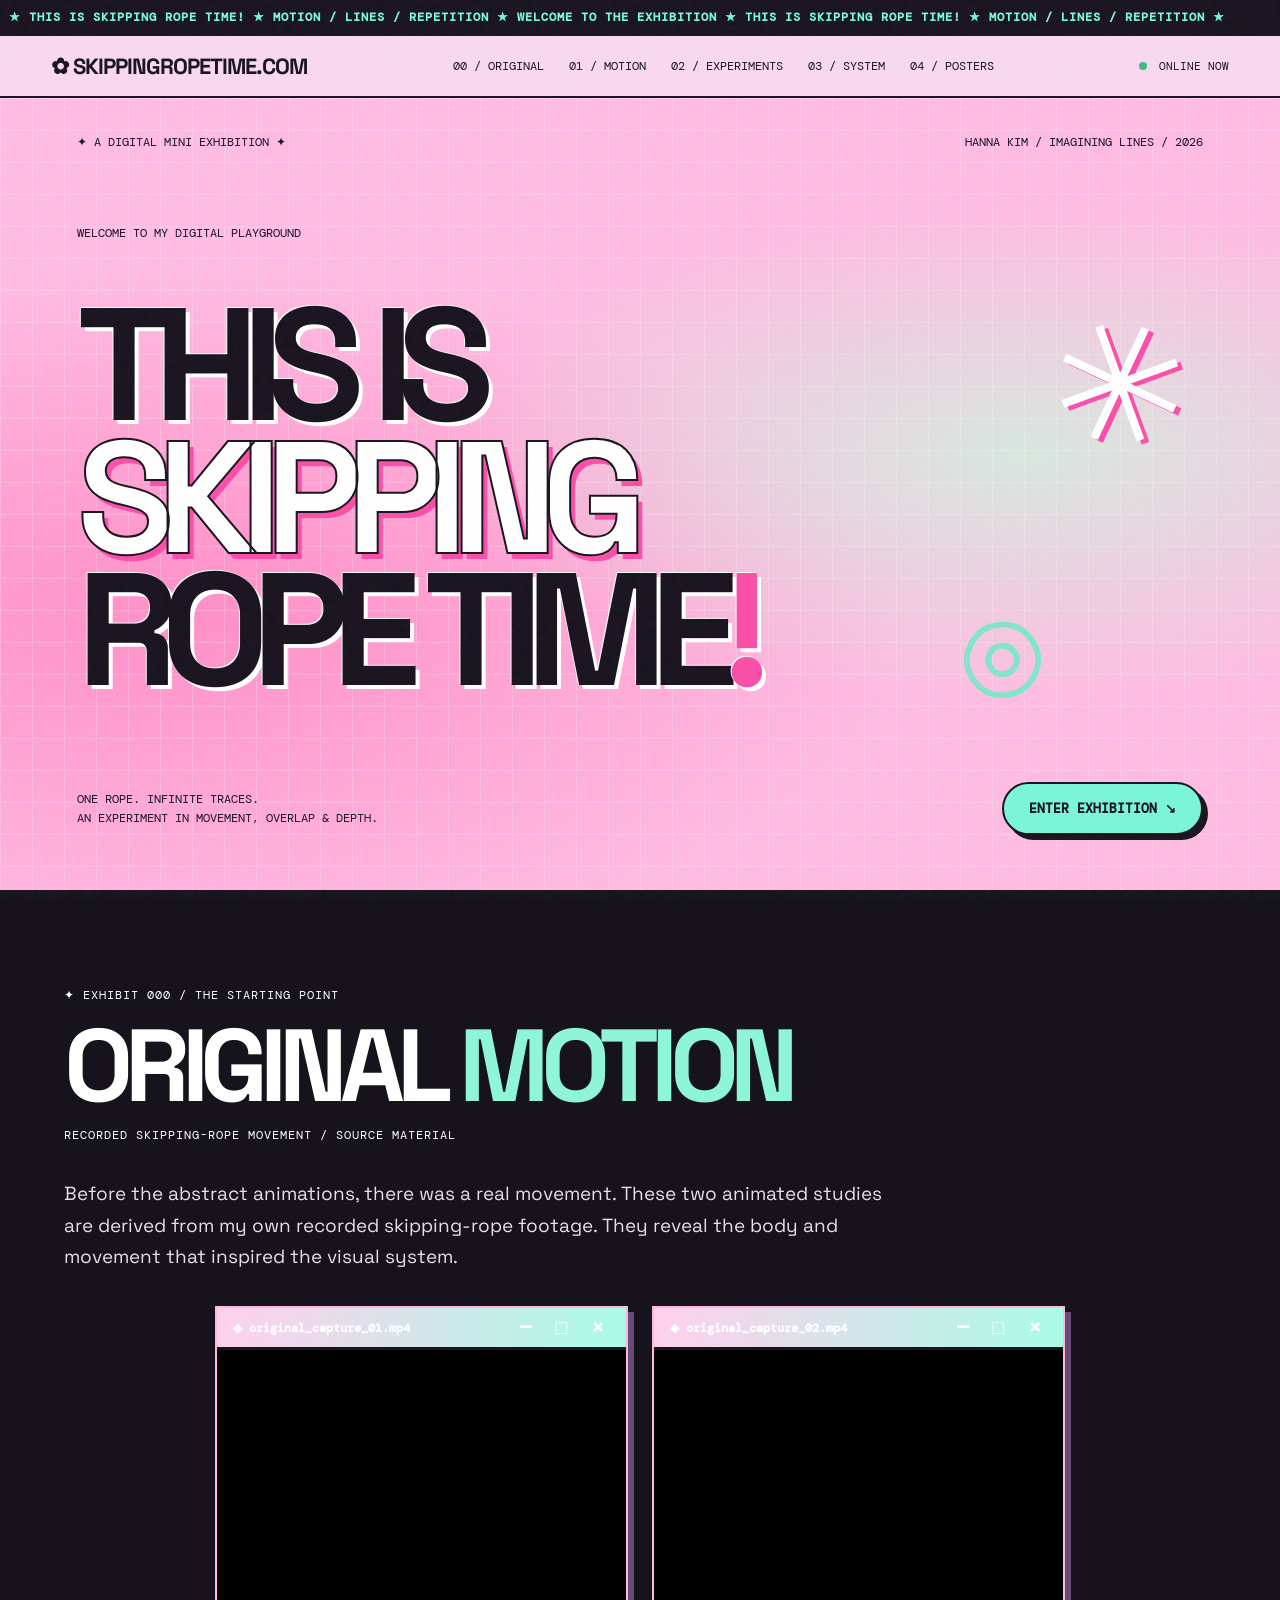
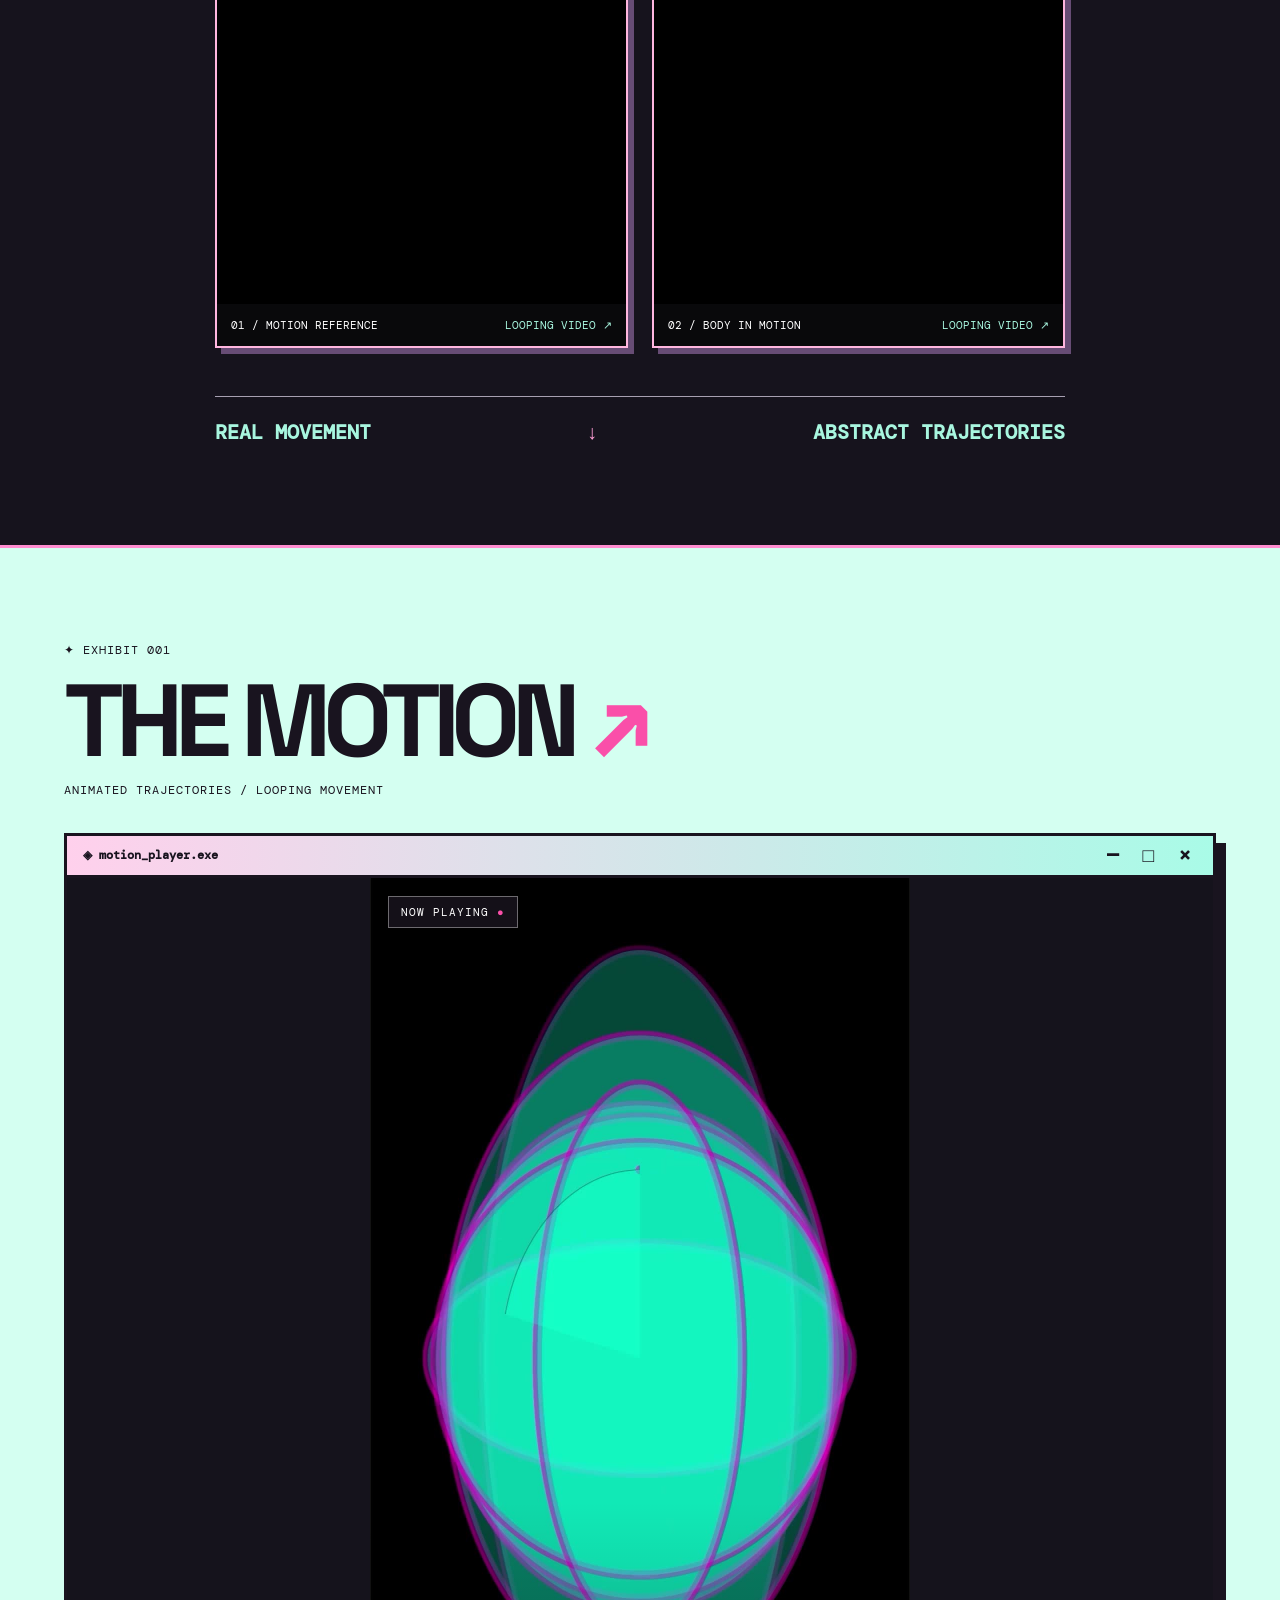
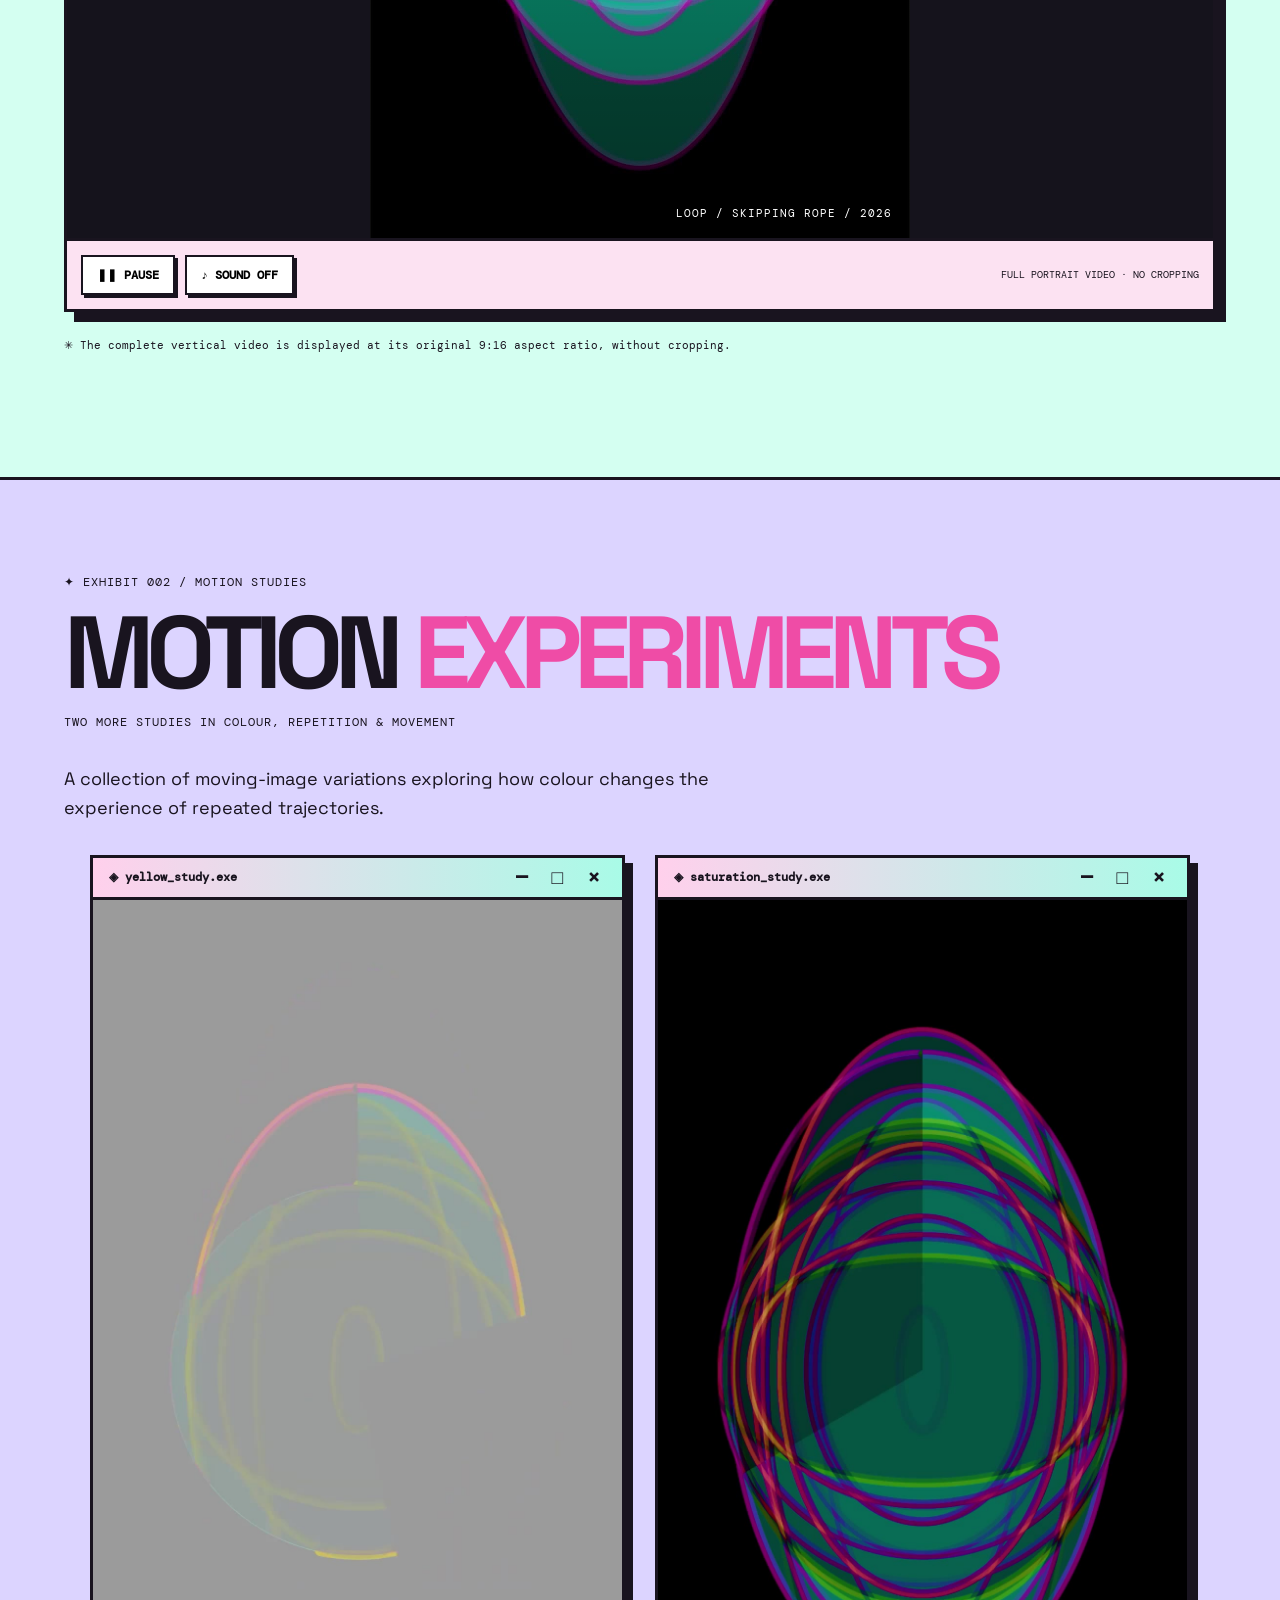
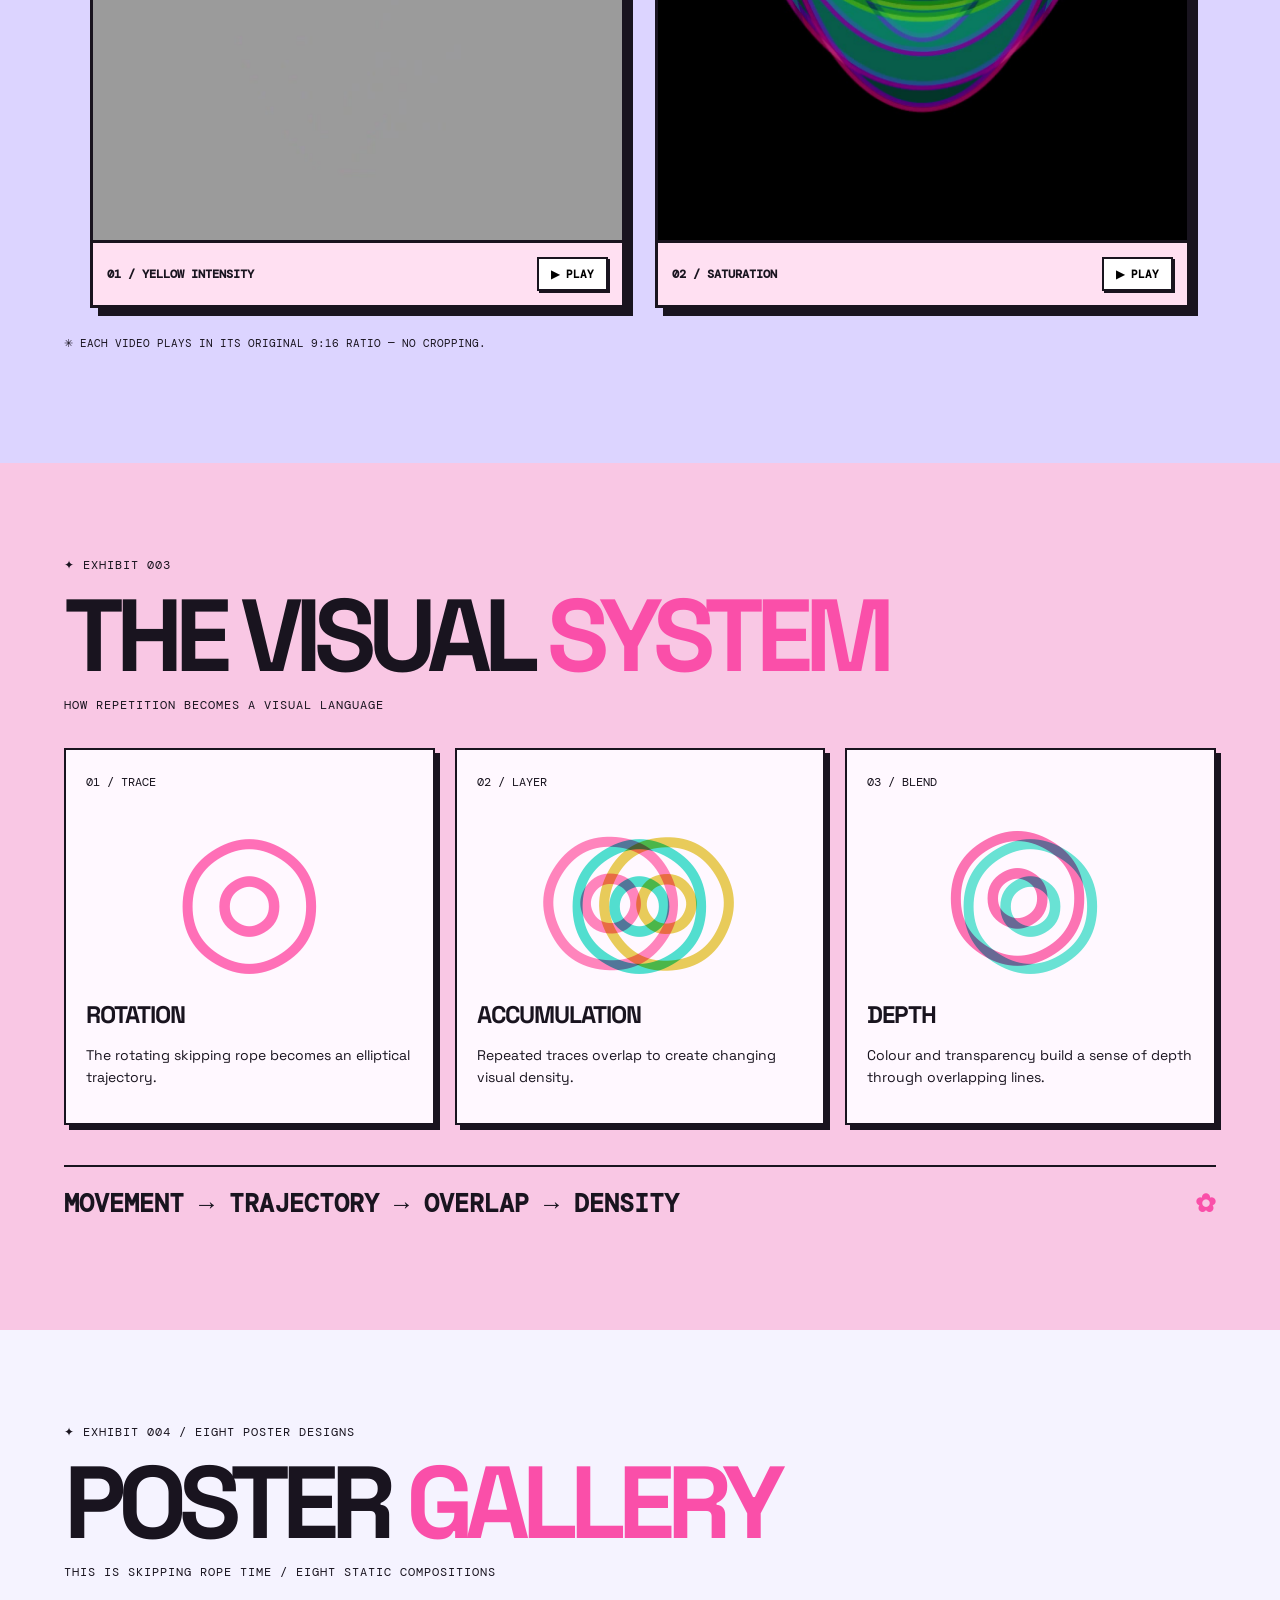
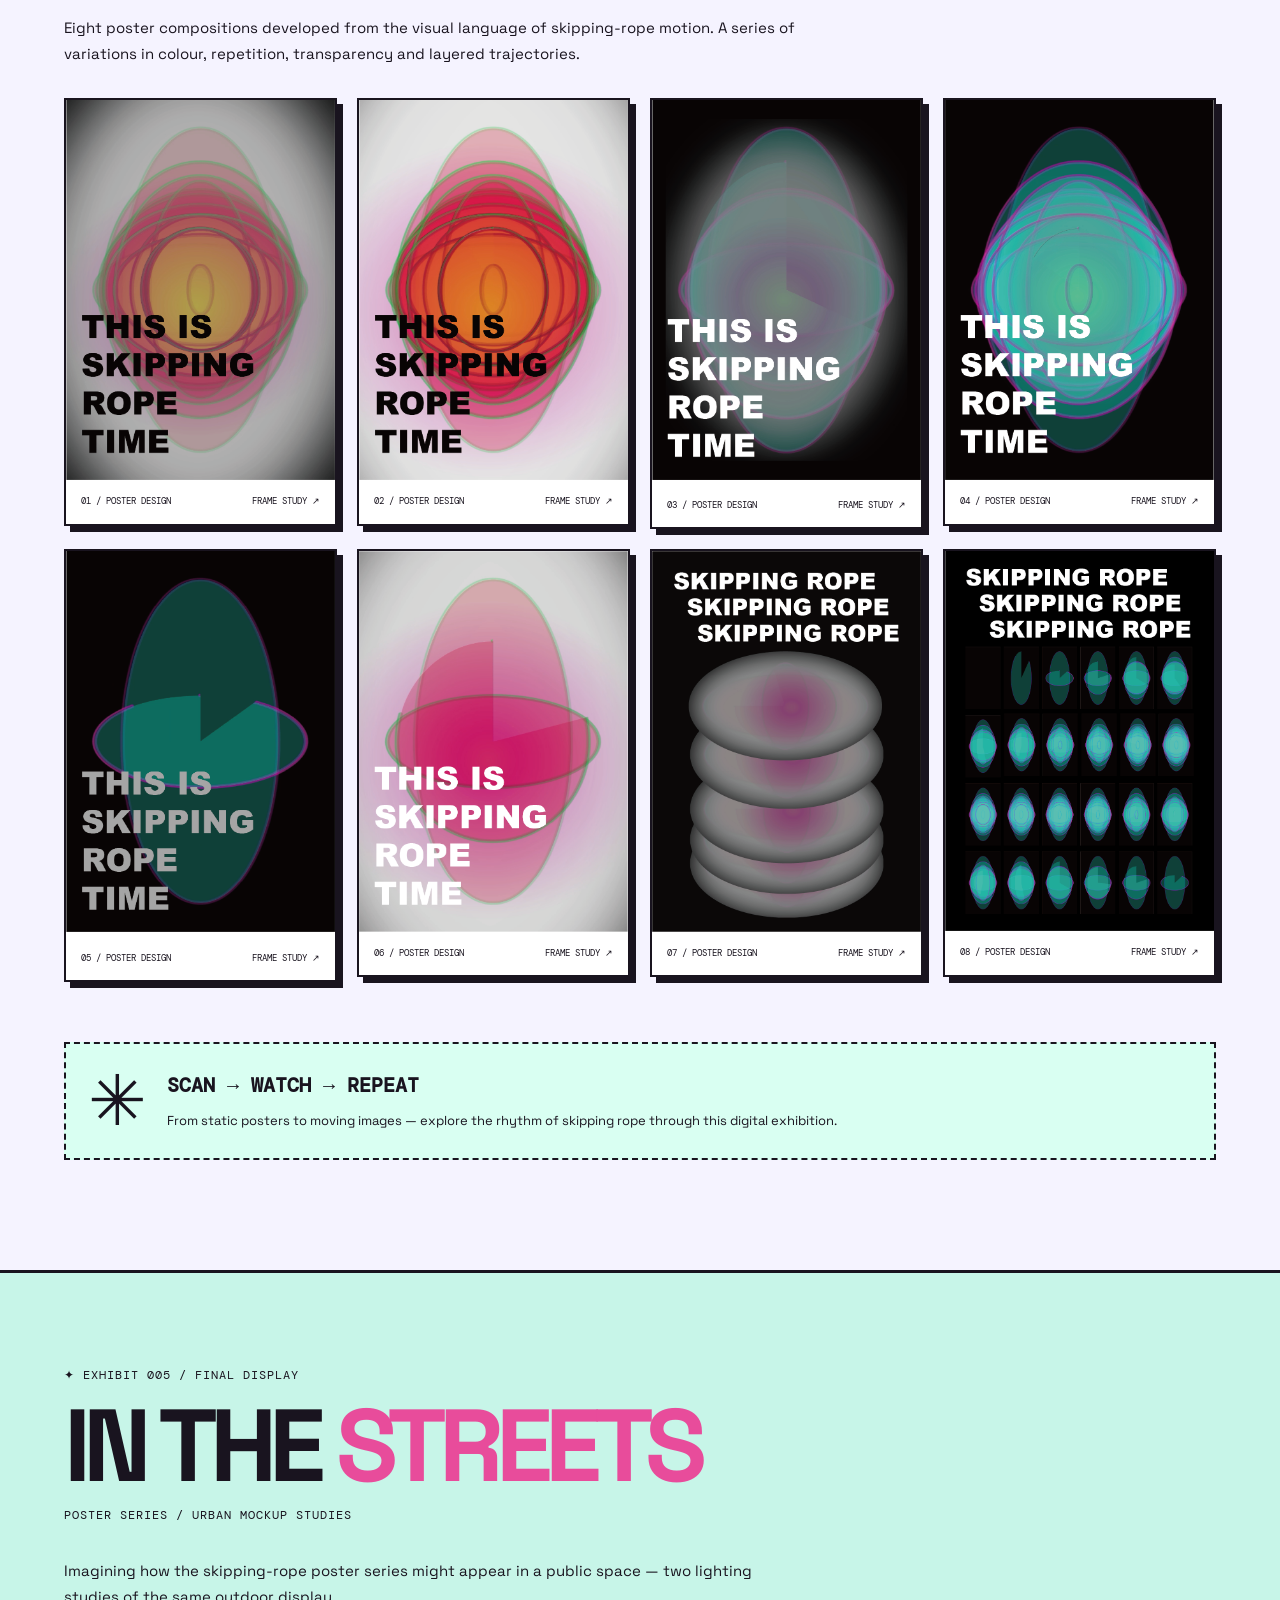
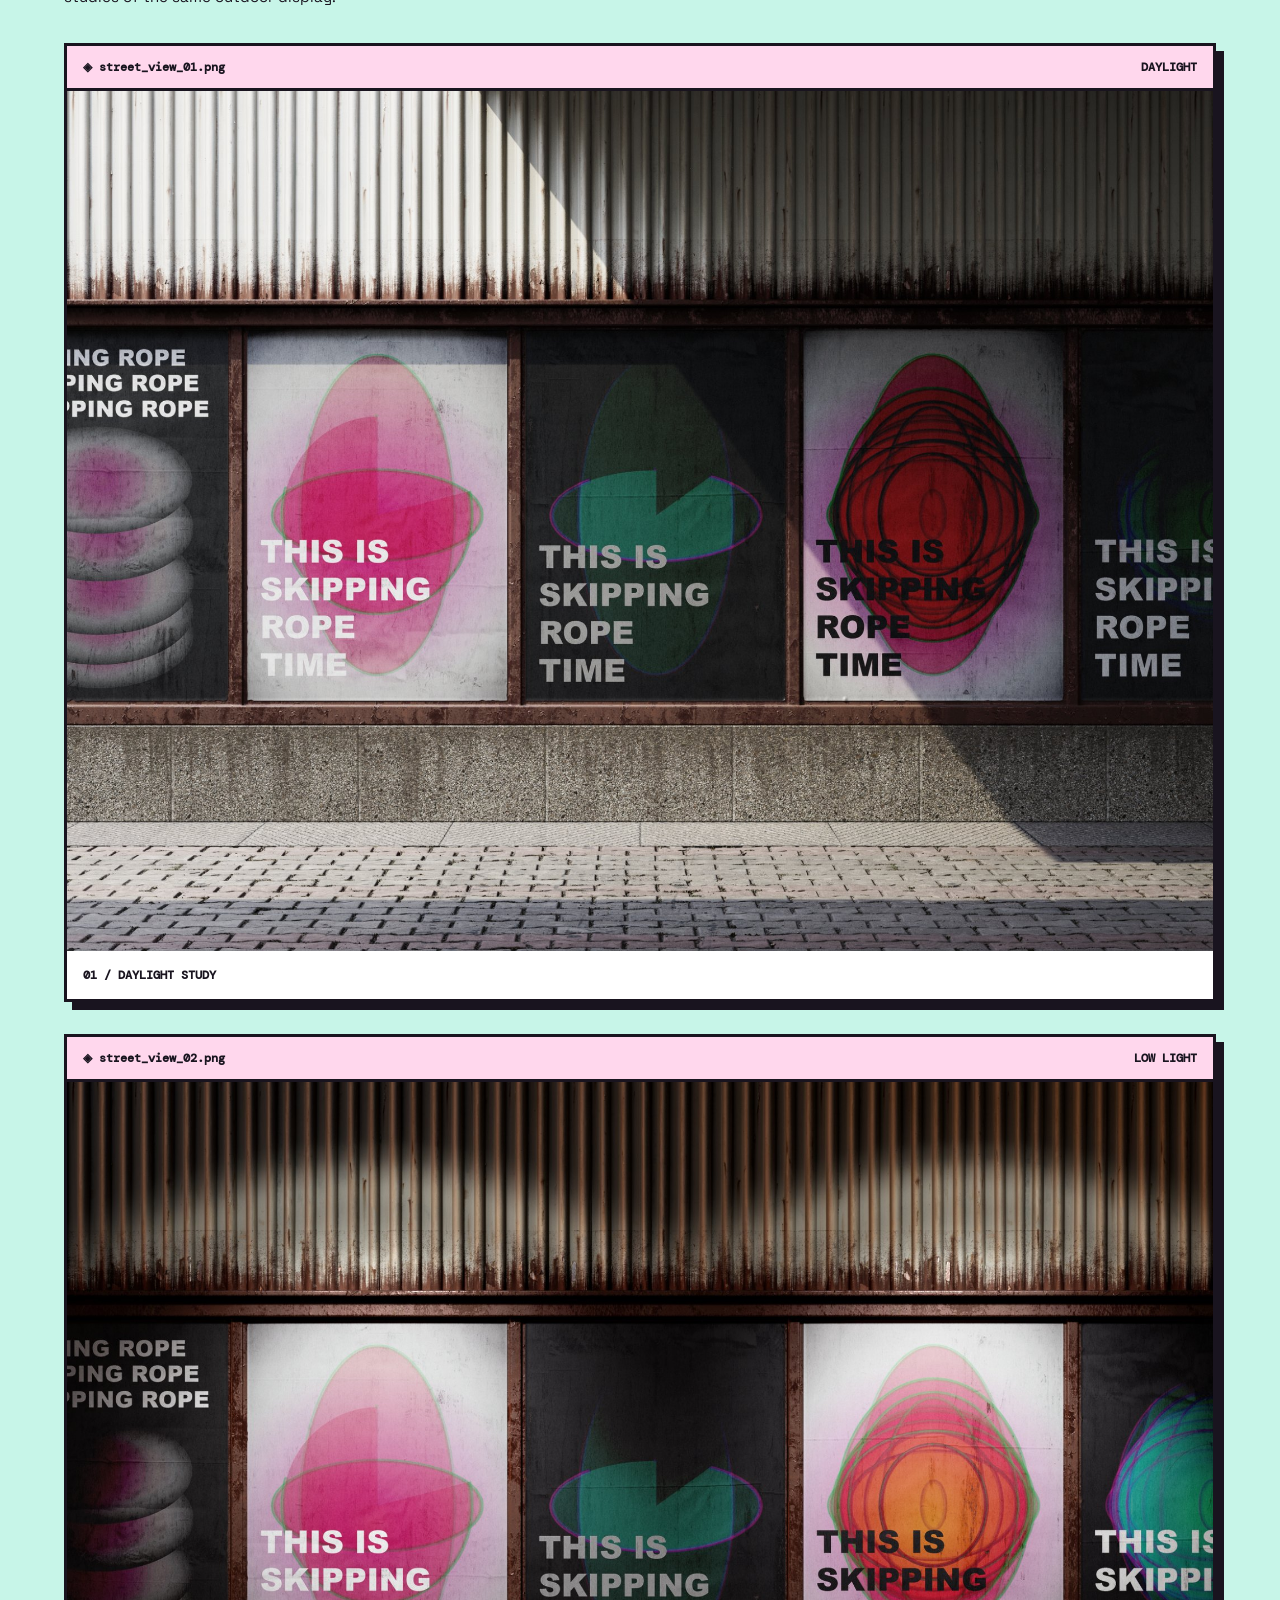
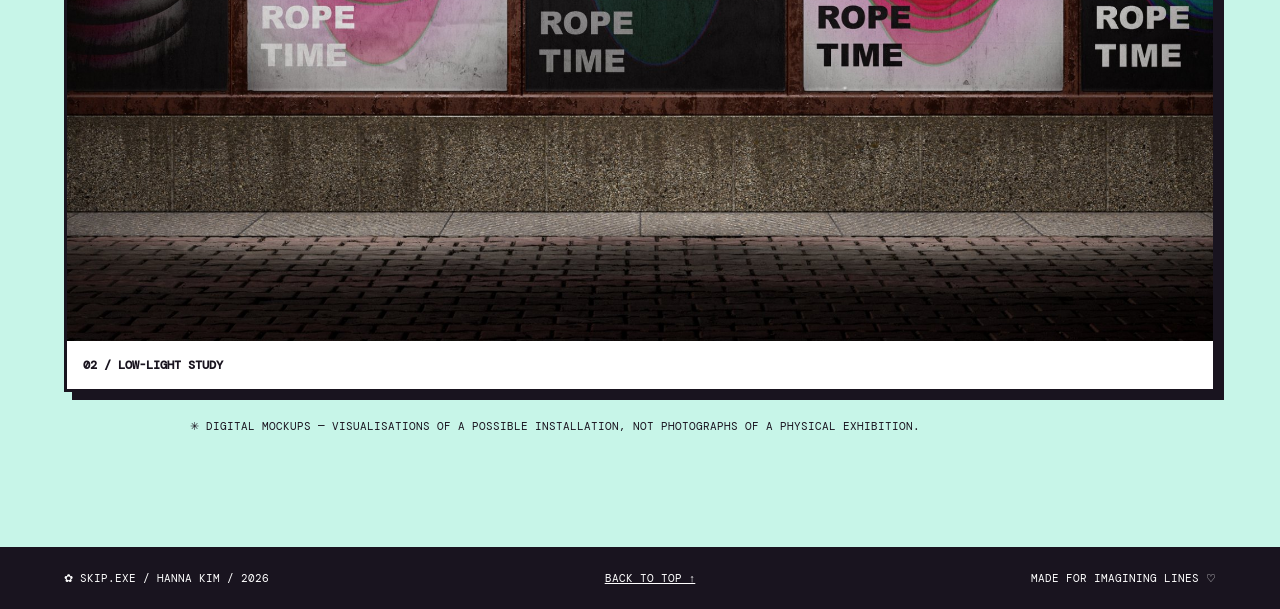
<file: index.html>
<!doctype html>
<html lang="en"><head><meta charset="UTF-8"><meta name="viewport" content="width=device-width,initial-scale=1"><meta name="theme-color" content="#ffb5e3"><title>★THIS IS SKIPPING ROPE TIME!★</title><link rel="stylesheet" href="style.css"></head>
<body><div class="noise" aria-hidden="true"></div><div class="marquee"><div class="marquee-inner">★ THIS IS SKIPPING ROPE TIME! ★ MOTION / LINES / REPETITION ★ WELCOME TO THE EXHIBITION ★ THIS IS SKIPPING ROPE TIME! ★ MOTION / LINES / REPETITION ★</div></div>
<header class="sitebar"><a class="brand" href="#home">✿ SKIPPINGROPETIME.COM</a><nav><a href="#original">00 / ORIGINAL</a><a href="#motion">01 / MOTION</a><a href="#experiments">02 / EXPERIMENTS</a><a href="#process">03 / SYSTEM</a><a href="#posters">04 / POSTERS</a></nav><span class="online"><i></i> ONLINE NOW</span></header>
<main id="home"><section class="hero"><div class="hero-top"><span>✦ A DIGITAL MINI EXHIBITION ✦</span><span>HANNA KIM / IMAGINING LINES / 2026</span></div><p class="tiny-hero">WELCOME TO MY DIGITAL PLAYGROUND</p><h1>THIS IS<br><em>SKIPPING</em><br>ROPE TIME<span class="bang">!</span></h1><div class="hero-bottom"><p>ONE ROPE. INFINITE TRACES.<br>AN EXPERIMENT IN MOVEMENT, OVERLAP & DEPTH.</p><a class="pill" href="#motion">ENTER EXHIBITION ↘</a></div><div class="sticker star">✳</div><div class="sticker orbit">◎</div></section>
<section class="original-section" id="original">
<div class="section-head"><span>✦ EXHIBIT 000 / THE STARTING POINT</span><h2>ORIGINAL <span>MOTION</span></h2><p>RECORDED SKIPPING-ROPE MOVEMENT / SOURCE MATERIAL</p></div>
<p class="original-intro">Before the abstract animations, there was a real movement. These two animated studies are derived from my own recorded skipping-rope footage. They reveal the body and movement that inspired the visual system.</p>
<div class="original-grid">
<figure class="original-card"><div class="windowbar"><span class="windowtitle">◈ original_capture_01.mp4</span><span class="windowcontrols">— □ ×</span></div><div class="original-gif"><video autoplay muted loop playsinline preload="auto" aria-label="Original motion reference one"><source src="assets/original-motion-01.mp4" type="video/mp4"></video></div><figcaption>01 / MOTION REFERENCE <span>LOOPING VIDEO ↗</span></figcaption></figure>
<figure class="original-card"><div class="windowbar"><span class="windowtitle">◈ original_capture_02.mp4</span><span class="windowcontrols">— □ ×</span></div><div class="original-gif"><video autoplay muted loop playsinline preload="auto" aria-label="Original motion reference two"><source src="assets/original-motion-02.mp4" type="video/mp4"></video></div><figcaption>02 / BODY IN MOTION <span>LOOPING VIDEO ↗</span></figcaption></figure>
</div><div class="original-transition">REAL MOVEMENT <span>↓</span> ABSTRACT TRAJECTORIES</div>
</section>
<section class="exhibit" id="motion"><div class="section-head"><span>✦ EXHIBIT 001</span><h2>THE MOTION <span>↗</span></h2><p>ANIMATED TRAJECTORIES / LOOPING MOVEMENT</p></div><div class="window"><div class="windowbar"><span class="windowtitle">◈ motion_player.exe</span><span class="windowcontrols">— □ ×</span></div><div class="video-stage"><video id="art-video" autoplay muted loop playsinline preload="metadata" poster="assets/motion-still.jpg"><source src="assets/skipping-rope-motion.mp4" type="video/mp4">Your browser does not support video.</video><div class="video-grain" aria-hidden="true"></div><div class="stage-stamp">NOW PLAYING <span class="blink">●</span></div><div class="stage-bottom">LOOP / SKIPPING ROPE / 2026</div></div><div class="playerbar"><button id="play-toggle" type="button">❚❚ PAUSE</button><button id="sound-toggle" type="button">♪ SOUND OFF</button><span class="playerhint">FULL PORTRAIT VIDEO · NO CROPPING</span></div></div><p class="note">✳ The complete vertical video is displayed at its original 9:16 aspect ratio, without cropping.</p></section>
<section class="experiments" id="experiments"><div class="section-head"><span>✦ EXHIBIT 002 / MOTION STUDIES</span><h2>MOTION <span>EXPERIMENTS</span></h2><p>TWO MORE STUDIES IN COLOUR, REPETITION & MOVEMENT</p></div><p class="experiments-intro">A collection of moving-image variations exploring how colour changes the experience of repeated trajectories.</p><div class="experiment-grid"><article class="experiment-window"><div class="windowbar"><span class="windowtitle">◈ yellow_study.exe</span><span class="windowcontrols">— □ ×</span></div><div class="experiment-video"><video autoplay muted loop playsinline preload="metadata" poster="assets/experiment-yellow.jpg" aria-label="Yellow intensity motion study"><source src="assets/experiment-yellow.mp4" type="video/mp4"></video></div><div class="experiment-caption"><span>01 / YELLOW INTENSITY</span><button class="experiment-toggle" type="button" aria-label="Pause yellow study">❚❚ PAUSE</button></div></article><article class="experiment-window"><div class="windowbar"><span class="windowtitle">◈ saturation_study.exe</span><span class="windowcontrols">— □ ×</span></div><div class="experiment-video"><video autoplay muted loop playsinline preload="metadata" poster="assets/experiment-saturation.jpg" aria-label="Saturation motion study"><source src="assets/experiment-saturation.mp4" type="video/mp4"></video></div><div class="experiment-caption"><span>02 / SATURATION</span><button class="experiment-toggle" type="button" aria-label="Pause saturation study">❚❚ PAUSE</button></div></article></div><div class="experiment-footnote">✳ EACH VIDEO PLAYS IN ITS ORIGINAL 9:16 RATIO — NO CROPPING.</div></section>
<section class="system" id="process"><div class="section-head"><span>✦ EXHIBIT 003</span><h2>THE VISUAL <span>SYSTEM</span></h2><p>HOW REPETITION BECOMES A VISUAL LANGUAGE</p></div><div class="system-grid"><article class="system-card"><span class="step">01 / TRACE</span><div class="diagram diagram1"><span>◎</span></div><h3>ROTATION</h3><p>The rotating skipping rope becomes an elliptical trajectory.</p></article><article class="system-card"><span class="step">02 / LAYER</span><div class="diagram diagram2"><span>◎</span><span>◎</span><span>◎</span></div><h3>ACCUMULATION</h3><p>Repeated traces overlap to create changing visual density.</p></article><article class="system-card"><span class="step">03 / BLEND</span><div class="diagram diagram3"><span>◎</span><span>◎</span></div><h3>DEPTH</h3><p>Colour and transparency build a sense of depth through overlapping lines.</p></article></div><div class="system-footer">MOVEMENT → TRAJECTORY → OVERLAP → DENSITY <span>✿</span></div></section>
<section class="posters" id="posters"><div class="section-head"><span>✦ EXHIBIT 004 / EIGHT POSTER DESIGNS</span><h2>POSTER <span>GALLERY</span></h2><p>THIS IS SKIPPING ROPE TIME / EIGHT STATIC COMPOSITIONS</p></div><p class="poster-intro">Eight poster compositions developed from the visual language of skipping-rope motion. A series of variations in colour, repetition, transparency and layered trajectories.</p><div class="poster-grid"><figure class="poster poster-design"><img src="assets/poster-original-01.png" alt="Skipping Rope Time poster design 1 of 8" loading="lazy"><figcaption><span>01 / POSTER DESIGN</span><span>FRAME STUDY ↗</span></figcaption></figure><figure class="poster poster-design"><img src="assets/poster-original-02.png" alt="Skipping Rope Time poster design 2 of 8" loading="lazy"><figcaption><span>02 / POSTER DESIGN</span><span>FRAME STUDY ↗</span></figcaption></figure><figure class="poster poster-design"><img src="assets/poster-original-03.png" alt="Skipping Rope Time poster design 3 of 8" loading="lazy"><figcaption><span>03 / POSTER DESIGN</span><span>FRAME STUDY ↗</span></figcaption></figure><figure class="poster poster-design"><img src="assets/poster-original-04.png" alt="Skipping Rope Time poster design 4 of 8" loading="lazy"><figcaption><span>04 / POSTER DESIGN</span><span>FRAME STUDY ↗</span></figcaption></figure><figure class="poster poster-design"><img src="assets/poster-original-05.png" alt="Skipping Rope Time poster design 5 of 8" loading="lazy"><figcaption><span>05 / POSTER DESIGN</span><span>FRAME STUDY ↗</span></figcaption></figure><figure class="poster poster-design"><img src="assets/poster-original-06.png" alt="Skipping Rope Time poster design 6 of 8" loading="lazy"><figcaption><span>06 / POSTER DESIGN</span><span>FRAME STUDY ↗</span></figcaption></figure><figure class="poster poster-design"><img src="assets/poster-original-07.png" alt="Skipping Rope Time poster design 7 of 8" loading="lazy"><figcaption><span>07 / POSTER DESIGN</span><span>FRAME STUDY ↗</span></figcaption></figure><figure class="poster poster-design"><img src="assets/poster-original-08.png" alt="Skipping Rope Time poster design 8 of 8" loading="lazy"><figcaption><span>08 / POSTER DESIGN</span><span>FRAME STUDY ↗</span></figcaption></figure></div><div class="qr-note"><div class="qr-icon" aria-hidden="true">✳</div><div><strong>SCAN → WATCH → REPEAT</strong><p>From static posters to moving images — explore the rhythm of skipping rope through this digital exhibition.</p></div></div></section><section class="installations" id="installations"><div class="section-head"><span>✦ EXHIBIT 005 / FINAL DISPLAY</span><h2>IN THE <span>STREETS</span></h2><p>POSTER SERIES / URBAN MOCKUP STUDIES</p></div><p class="installation-intro">Imagining how the skipping-rope poster series might appear in a public space — two lighting studies of the same outdoor display.</p><div class="installation-grid"><figure class="installation-card"><div class="installation-label">◈ street_view_01.png <span>DAYLIGHT</span></div><img src="assets/poster-installation-01.jpg" alt="Skipping Rope poster series shown in a bright daylight urban wall mockup" loading="lazy"><figcaption>01 / DAYLIGHT STUDY</figcaption></figure><figure class="installation-card"><div class="installation-label">◈ street_view_02.png <span>LOW LIGHT</span></div><img src="assets/poster-installation-02.jpg" alt="Skipping Rope poster series shown in a darker urban wall mockup" loading="lazy"><figcaption>02 / LOW-LIGHT STUDY</figcaption></figure></div><p class="installation-note">✳ DIGITAL MOCKUPS — VISUALISATIONS OF A POSSIBLE INSTALLATION, NOT PHOTOGRAPHS OF A PHYSICAL EXHIBITION.</p></section></main>
<footer><span>✿ SKIP.EXE / HANNA KIM / 2026</span><a href="#home">BACK TO TOP ↑</a><span>MADE FOR IMAGINING LINES ♡</span></footer><script src="script.js"></script></body></html>
</file>
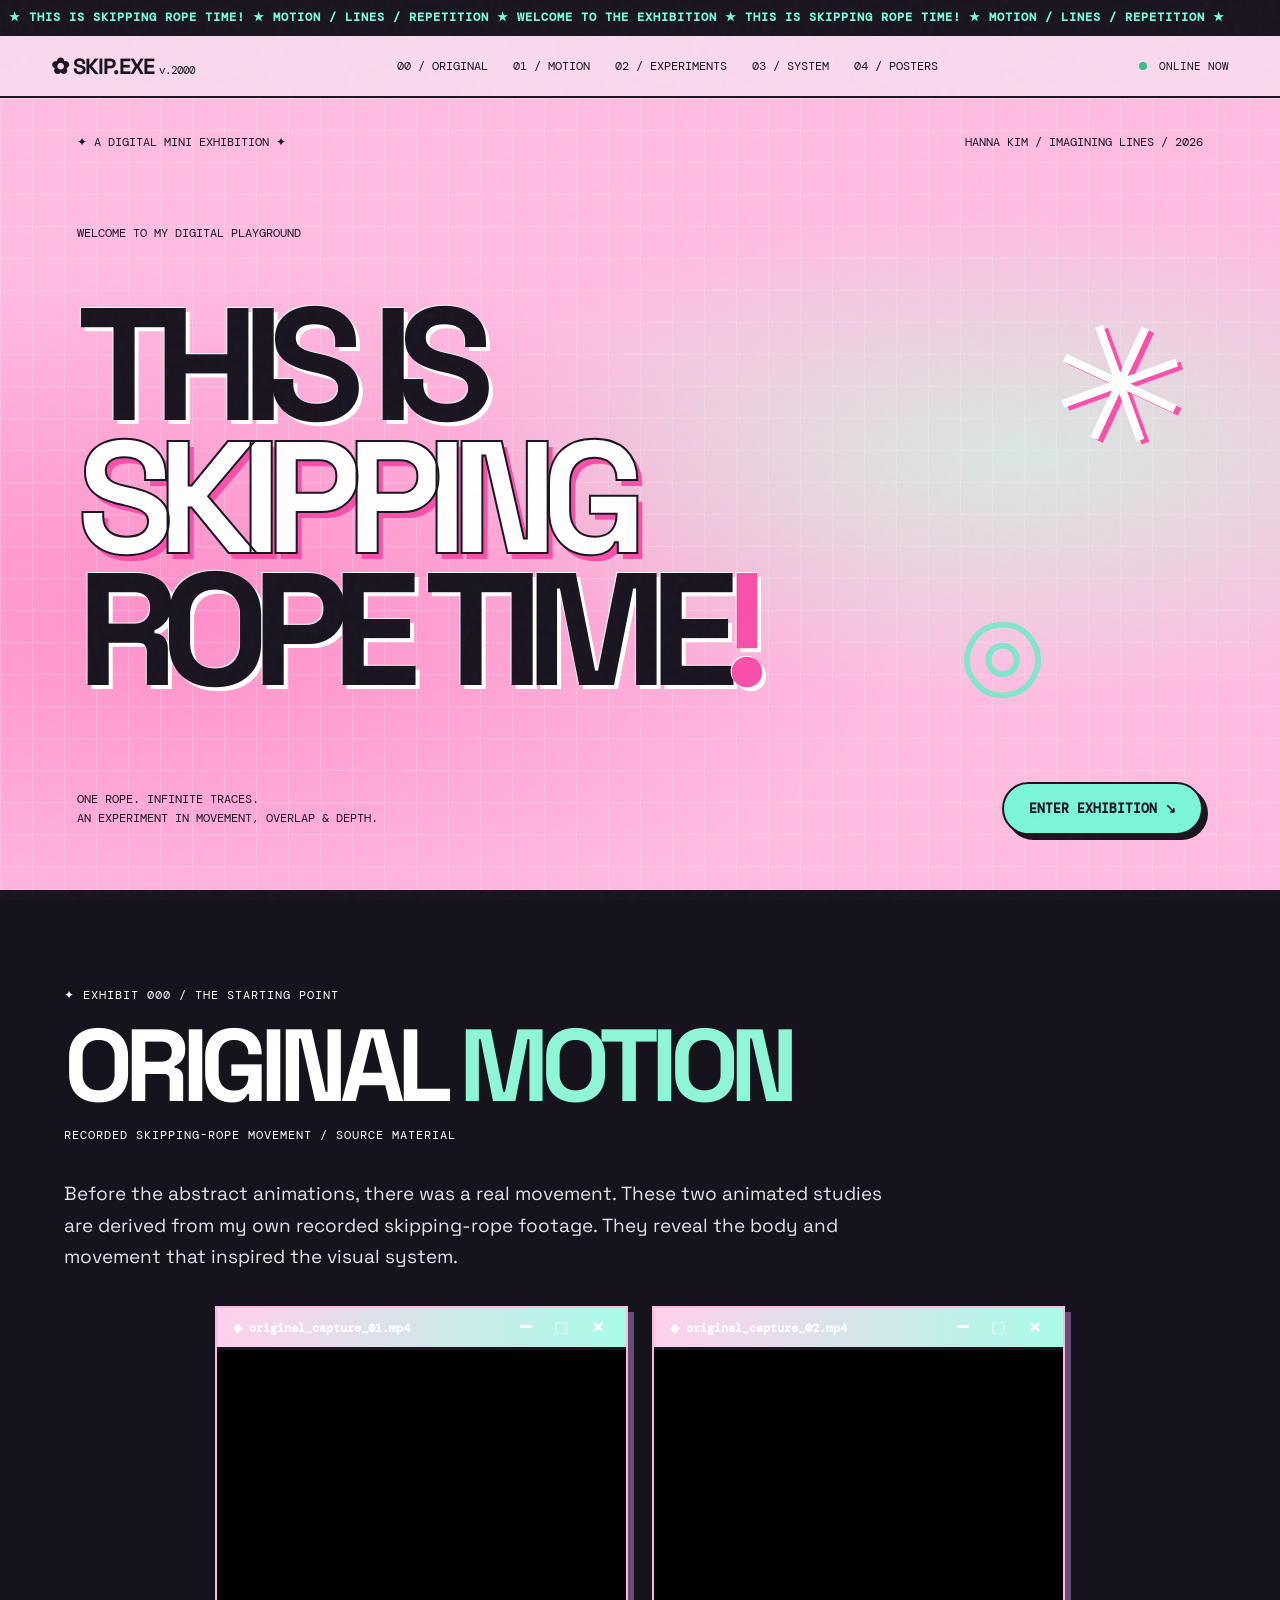
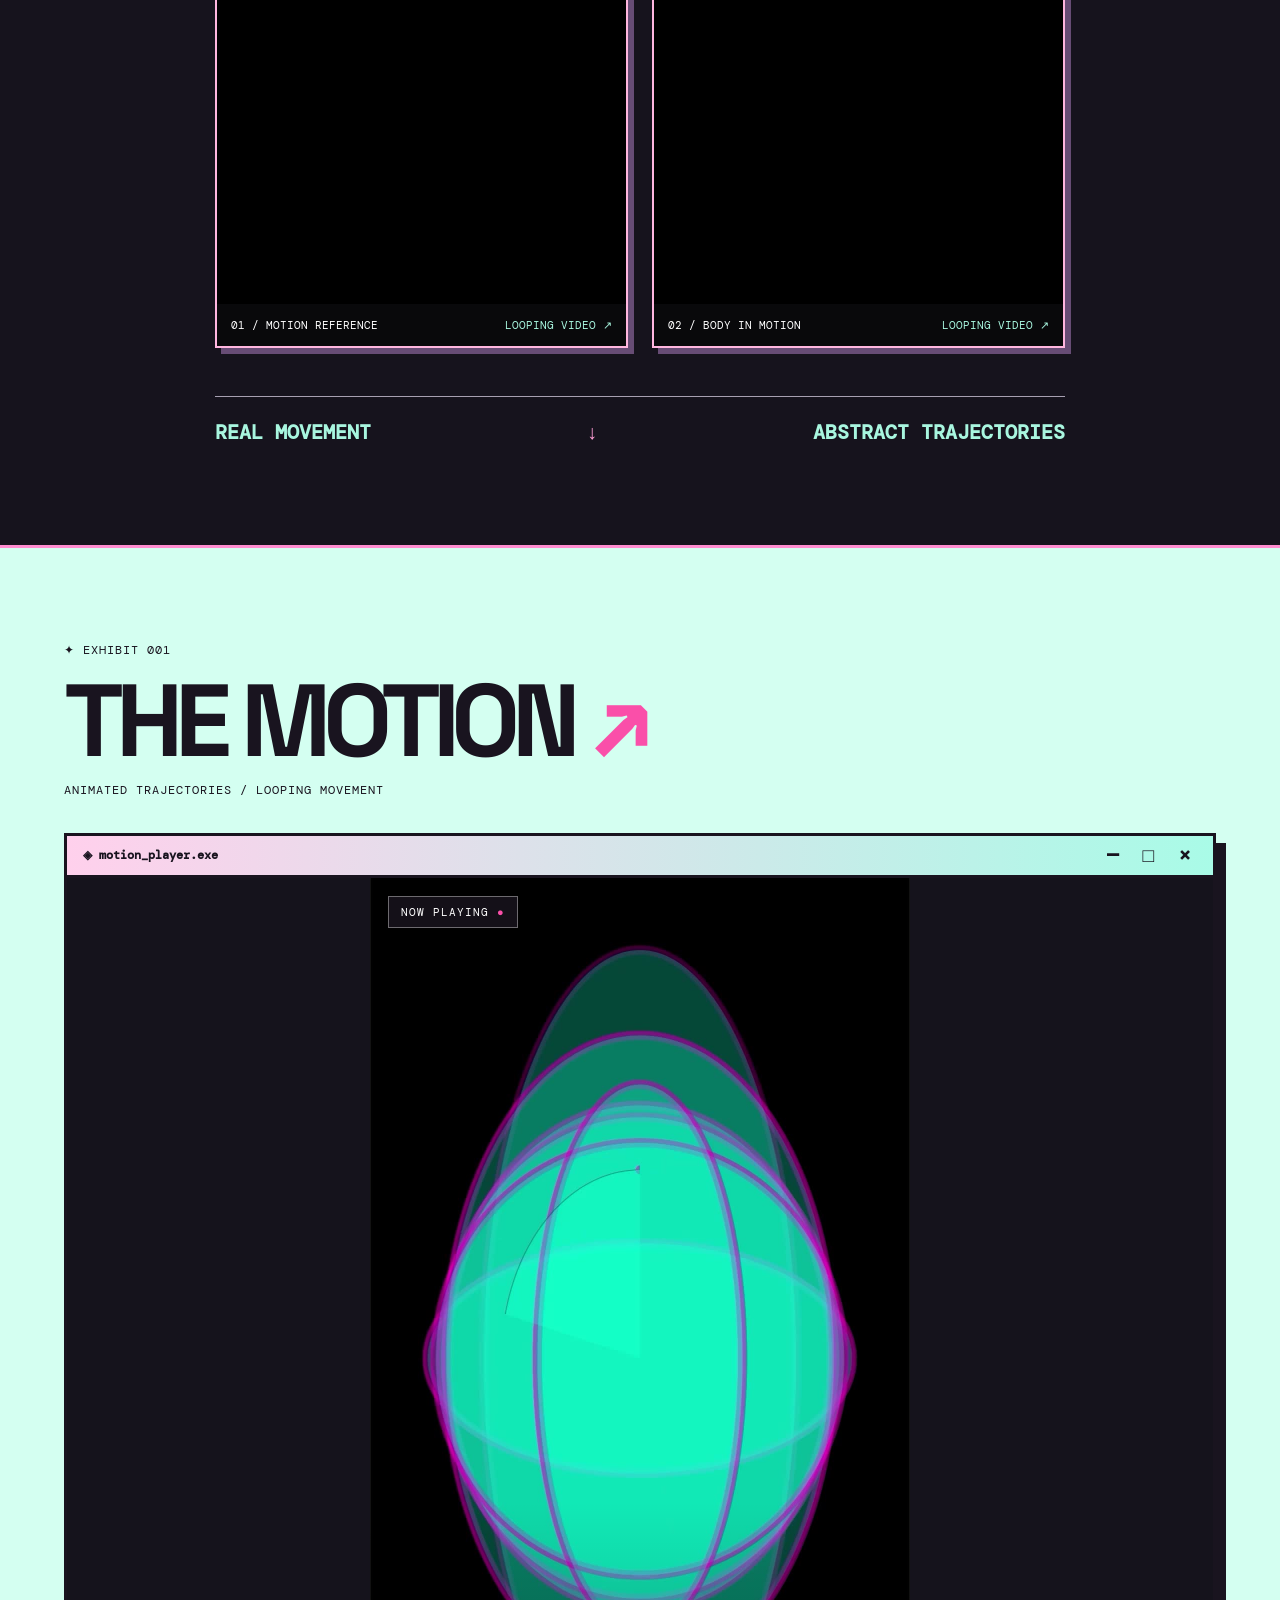
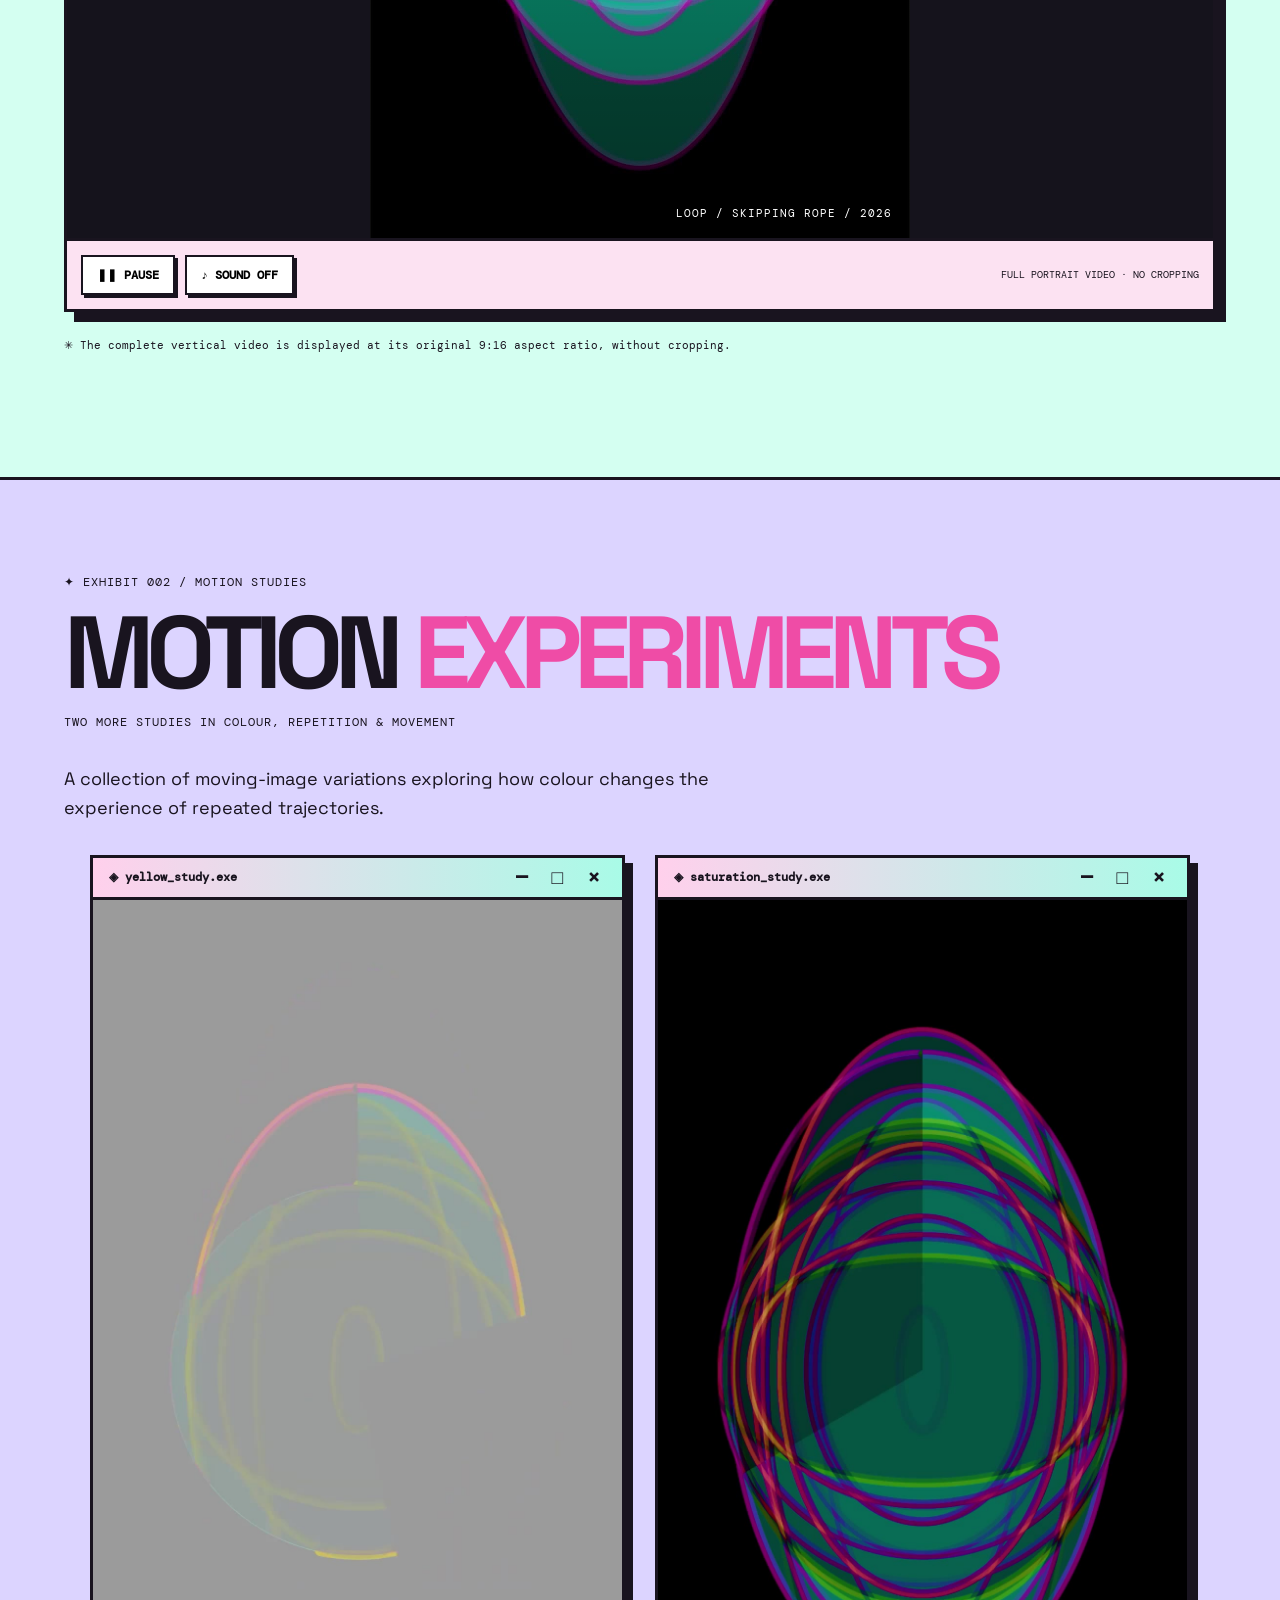
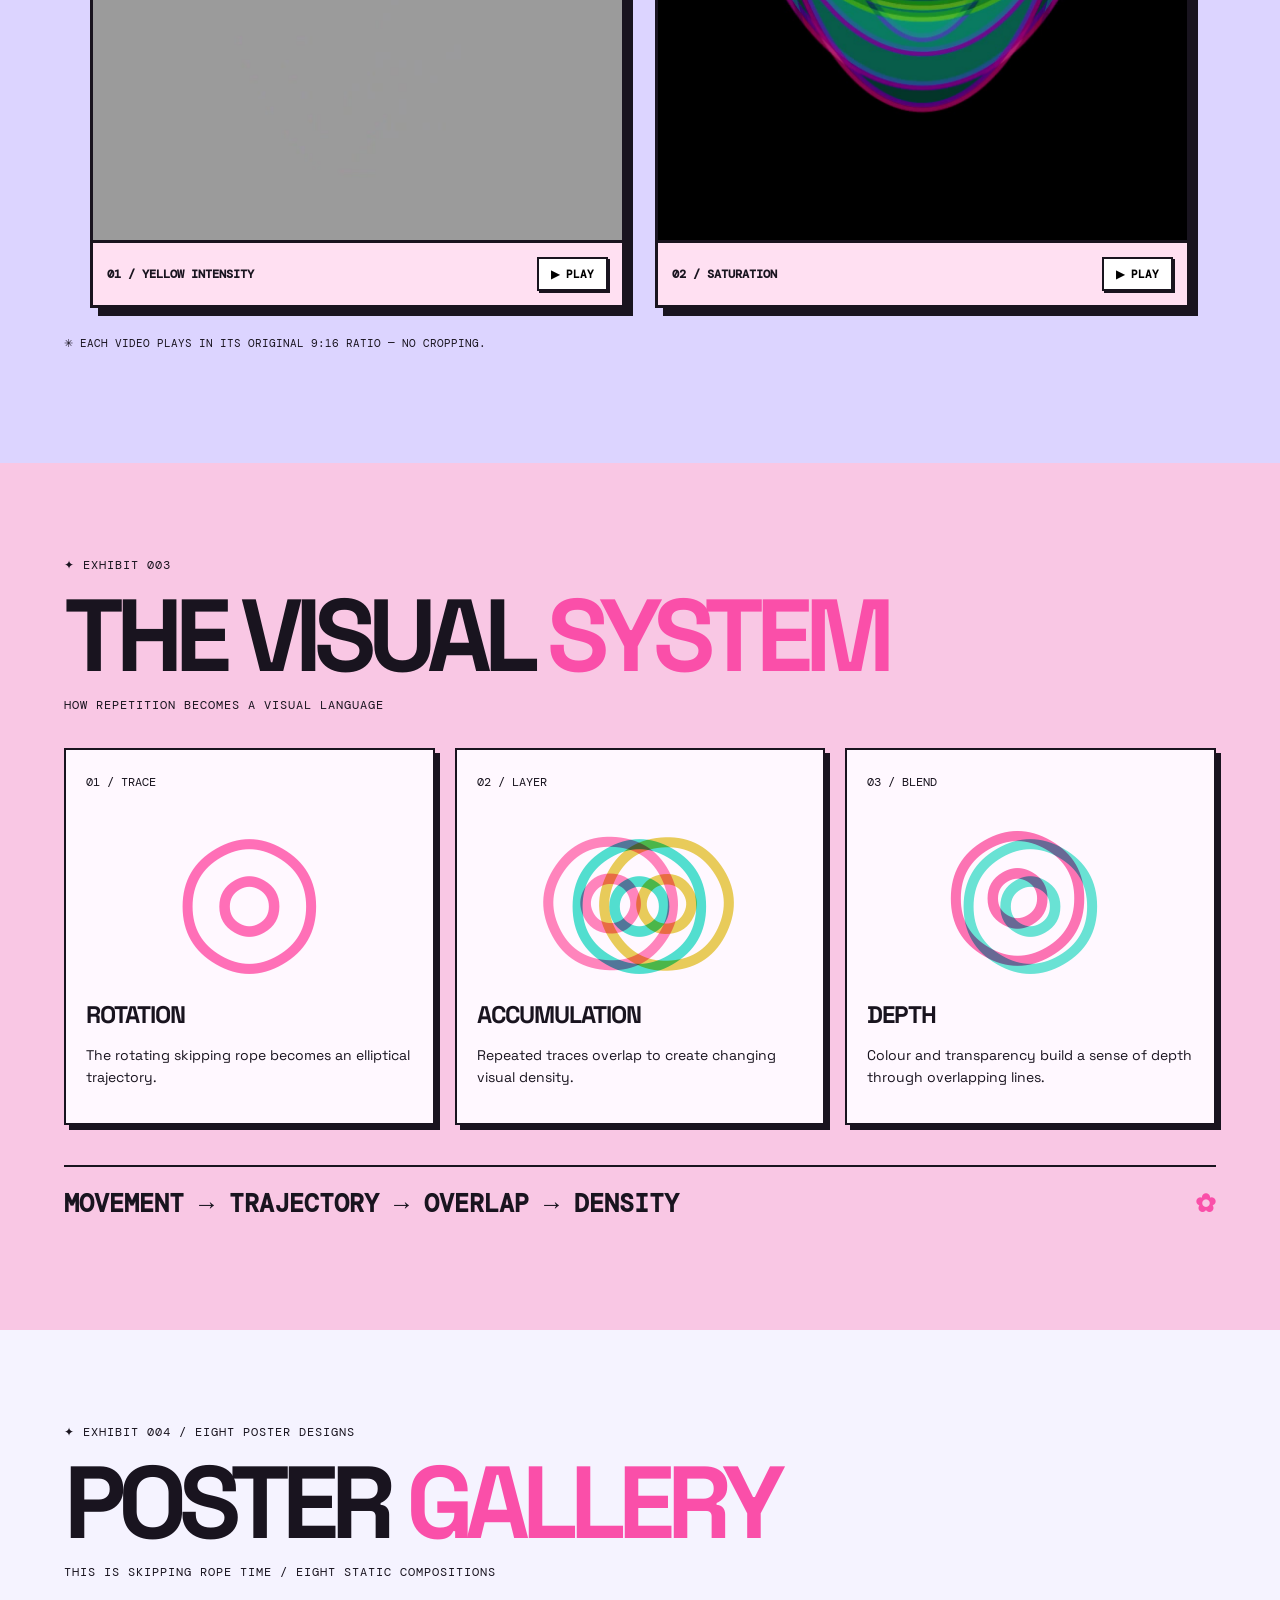
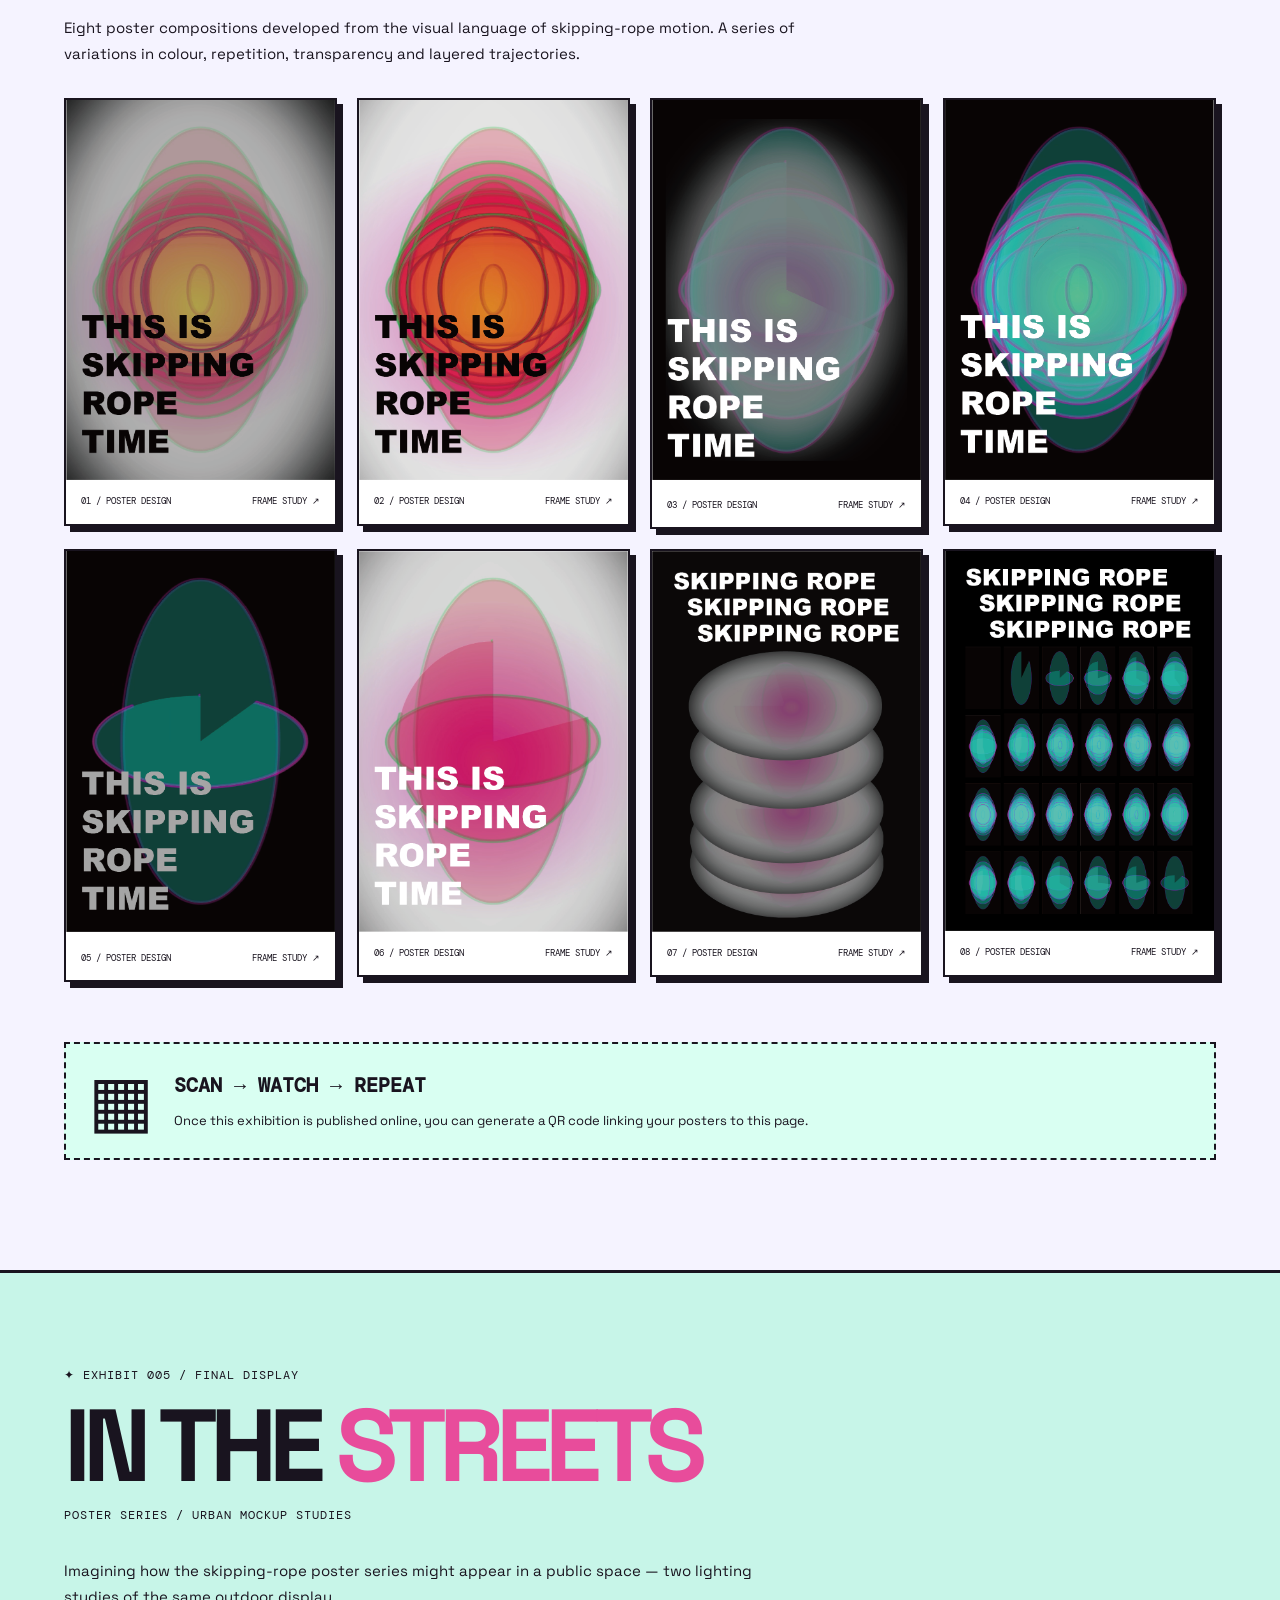
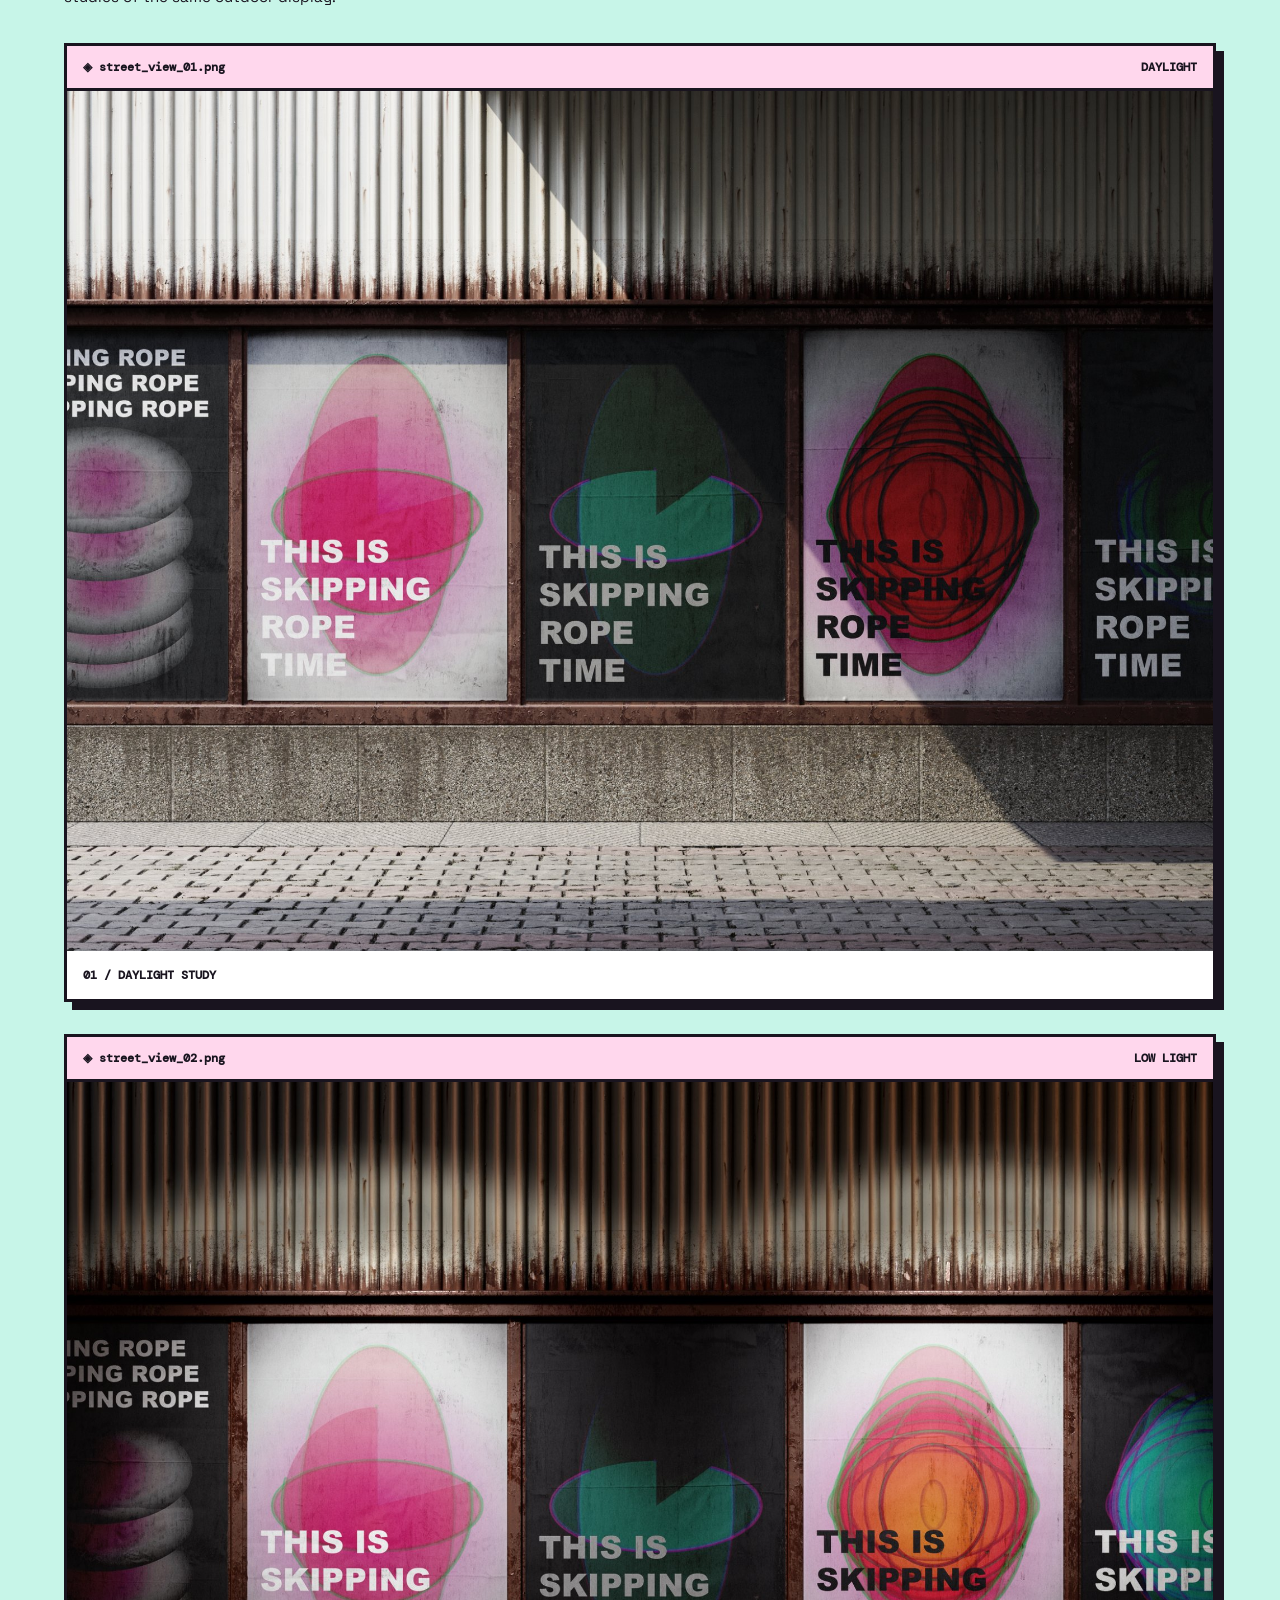
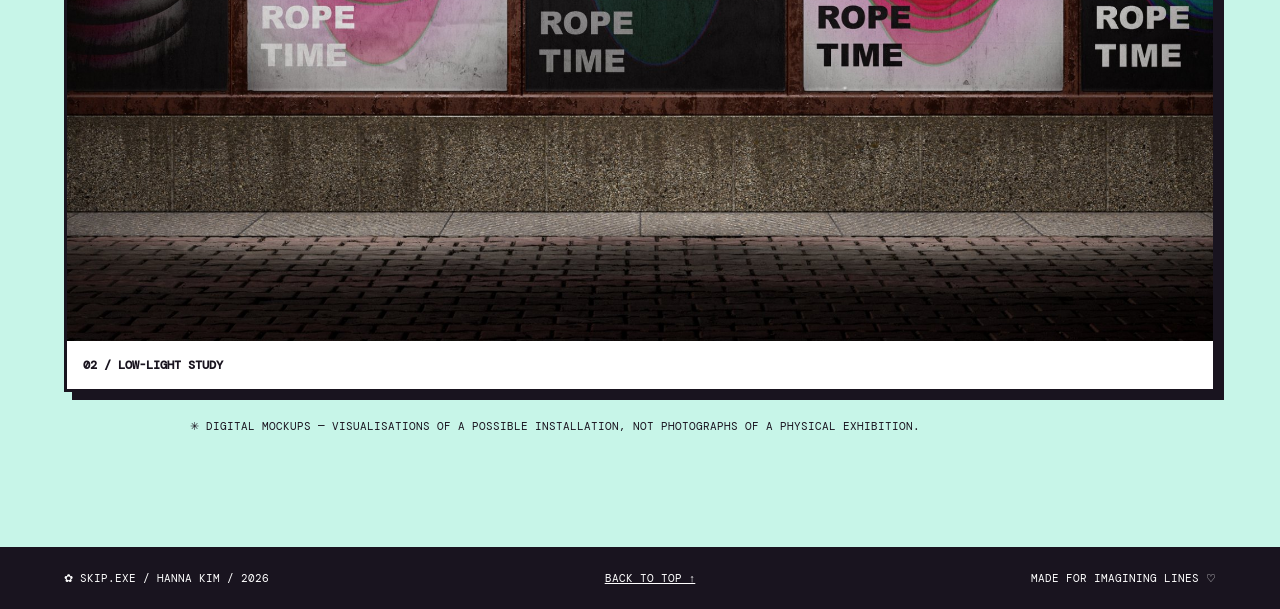
<file: skippingropetime-github-ready/index.html>
<!doctype html>
<html lang="en"><head><meta charset="UTF-8"><meta name="viewport" content="width=device-width,initial-scale=1"><meta name="theme-color" content="#ffb5e3"><title>THIS IS SKIPPING ROPE TIME! ★ Y2K Exhibition</title><link rel="stylesheet" href="style.css"></head>
<body><div class="noise" aria-hidden="true"></div><div class="marquee"><div class="marquee-inner">★ THIS IS SKIPPING ROPE TIME! ★ MOTION / LINES / REPETITION ★ WELCOME TO THE EXHIBITION ★ THIS IS SKIPPING ROPE TIME! ★ MOTION / LINES / REPETITION ★</div></div>
<header class="sitebar"><a class="brand" href="#home">✿ SKIP.EXE <span>v.2000</span></a><nav><a href="#original">00 / ORIGINAL</a><a href="#motion">01 / MOTION</a><a href="#experiments">02 / EXPERIMENTS</a><a href="#process">03 / SYSTEM</a><a href="#posters">04 / POSTERS</a></nav><span class="online"><i></i> ONLINE NOW</span></header>
<main id="home"><section class="hero"><div class="hero-top"><span>✦ A DIGITAL MINI EXHIBITION ✦</span><span>HANNA KIM / IMAGINING LINES / 2026</span></div><p class="tiny-hero">WELCOME TO MY DIGITAL PLAYGROUND</p><h1>THIS IS<br><em>SKIPPING</em><br>ROPE TIME<span class="bang">!</span></h1><div class="hero-bottom"><p>ONE ROPE. INFINITE TRACES.<br>AN EXPERIMENT IN MOVEMENT, OVERLAP & DEPTH.</p><a class="pill" href="#motion">ENTER EXHIBITION ↘</a></div><div class="sticker star">✳</div><div class="sticker orbit">◎</div></section>
<section class="original-section" id="original">
<div class="section-head"><span>✦ EXHIBIT 000 / THE STARTING POINT</span><h2>ORIGINAL <span>MOTION</span></h2><p>RECORDED SKIPPING-ROPE MOVEMENT / SOURCE MATERIAL</p></div>
<p class="original-intro">Before the abstract animations, there was a real movement. These two animated studies are derived from my own recorded skipping-rope footage. They reveal the body and movement that inspired the visual system.</p>
<div class="original-grid">
<figure class="original-card"><div class="windowbar"><span class="windowtitle">◈ original_capture_01.mp4</span><span class="windowcontrols">— □ ×</span></div><div class="original-gif"><video autoplay muted loop playsinline preload="auto" aria-label="Original motion reference one"><source src="assets/original-motion-01.mp4" type="video/mp4"></video></div><figcaption>01 / MOTION REFERENCE <span>LOOPING VIDEO ↗</span></figcaption></figure>
<figure class="original-card"><div class="windowbar"><span class="windowtitle">◈ original_capture_02.mp4</span><span class="windowcontrols">— □ ×</span></div><div class="original-gif"><video autoplay muted loop playsinline preload="auto" aria-label="Original motion reference two"><source src="assets/original-motion-02.mp4" type="video/mp4"></video></div><figcaption>02 / BODY IN MOTION <span>LOOPING VIDEO ↗</span></figcaption></figure>
</div><div class="original-transition">REAL MOVEMENT <span>↓</span> ABSTRACT TRAJECTORIES</div>
</section>
<section class="exhibit" id="motion"><div class="section-head"><span>✦ EXHIBIT 001</span><h2>THE MOTION <span>↗</span></h2><p>ANIMATED TRAJECTORIES / LOOPING MOVEMENT</p></div><div class="window"><div class="windowbar"><span class="windowtitle">◈ motion_player.exe</span><span class="windowcontrols">— □ ×</span></div><div class="video-stage"><video id="art-video" autoplay muted loop playsinline preload="metadata" poster="assets/motion-still.jpg"><source src="assets/skipping-rope-motion.mp4" type="video/mp4">Your browser does not support video.</video><div class="video-grain" aria-hidden="true"></div><div class="stage-stamp">NOW PLAYING <span class="blink">●</span></div><div class="stage-bottom">LOOP / SKIPPING ROPE / 2026</div></div><div class="playerbar"><button id="play-toggle" type="button">❚❚ PAUSE</button><button id="sound-toggle" type="button">♪ SOUND OFF</button><span class="playerhint">FULL PORTRAIT VIDEO · NO CROPPING</span></div></div><p class="note">✳ The complete vertical video is displayed at its original 9:16 aspect ratio, without cropping.</p></section>
<section class="experiments" id="experiments"><div class="section-head"><span>✦ EXHIBIT 002 / MOTION STUDIES</span><h2>MOTION <span>EXPERIMENTS</span></h2><p>TWO MORE STUDIES IN COLOUR, REPETITION & MOVEMENT</p></div><p class="experiments-intro">A collection of moving-image variations exploring how colour changes the experience of repeated trajectories.</p><div class="experiment-grid"><article class="experiment-window"><div class="windowbar"><span class="windowtitle">◈ yellow_study.exe</span><span class="windowcontrols">— □ ×</span></div><div class="experiment-video"><video autoplay muted loop playsinline preload="metadata" poster="assets/experiment-yellow.jpg" aria-label="Yellow intensity motion study"><source src="assets/experiment-yellow.mp4" type="video/mp4"></video></div><div class="experiment-caption"><span>01 / YELLOW INTENSITY</span><button class="experiment-toggle" type="button" aria-label="Pause yellow study">❚❚ PAUSE</button></div></article><article class="experiment-window"><div class="windowbar"><span class="windowtitle">◈ saturation_study.exe</span><span class="windowcontrols">— □ ×</span></div><div class="experiment-video"><video autoplay muted loop playsinline preload="metadata" poster="assets/experiment-saturation.jpg" aria-label="Saturation motion study"><source src="assets/experiment-saturation.mp4" type="video/mp4"></video></div><div class="experiment-caption"><span>02 / SATURATION</span><button class="experiment-toggle" type="button" aria-label="Pause saturation study">❚❚ PAUSE</button></div></article></div><div class="experiment-footnote">✳ EACH VIDEO PLAYS IN ITS ORIGINAL 9:16 RATIO — NO CROPPING.</div></section>
<section class="system" id="process"><div class="section-head"><span>✦ EXHIBIT 003</span><h2>THE VISUAL <span>SYSTEM</span></h2><p>HOW REPETITION BECOMES A VISUAL LANGUAGE</p></div><div class="system-grid"><article class="system-card"><span class="step">01 / TRACE</span><div class="diagram diagram1"><span>◎</span></div><h3>ROTATION</h3><p>The rotating skipping rope becomes an elliptical trajectory.</p></article><article class="system-card"><span class="step">02 / LAYER</span><div class="diagram diagram2"><span>◎</span><span>◎</span><span>◎</span></div><h3>ACCUMULATION</h3><p>Repeated traces overlap to create changing visual density.</p></article><article class="system-card"><span class="step">03 / BLEND</span><div class="diagram diagram3"><span>◎</span><span>◎</span></div><h3>DEPTH</h3><p>Colour and transparency build a sense of depth through overlapping lines.</p></article></div><div class="system-footer">MOVEMENT → TRAJECTORY → OVERLAP → DENSITY <span>✿</span></div></section>
<section class="posters" id="posters"><div class="section-head"><span>✦ EXHIBIT 004 / EIGHT POSTER DESIGNS</span><h2>POSTER <span>GALLERY</span></h2><p>THIS IS SKIPPING ROPE TIME / EIGHT STATIC COMPOSITIONS</p></div><p class="poster-intro">Eight poster compositions developed from the visual language of skipping-rope motion. A series of variations in colour, repetition, transparency and layered trajectories.</p><div class="poster-grid"><figure class="poster poster-design"><img src="assets/poster-original-01.png" alt="Skipping Rope Time poster design 1 of 8" loading="lazy"><figcaption><span>01 / POSTER DESIGN</span><span>FRAME STUDY ↗</span></figcaption></figure><figure class="poster poster-design"><img src="assets/poster-original-02.png" alt="Skipping Rope Time poster design 2 of 8" loading="lazy"><figcaption><span>02 / POSTER DESIGN</span><span>FRAME STUDY ↗</span></figcaption></figure><figure class="poster poster-design"><img src="assets/poster-original-03.png" alt="Skipping Rope Time poster design 3 of 8" loading="lazy"><figcaption><span>03 / POSTER DESIGN</span><span>FRAME STUDY ↗</span></figcaption></figure><figure class="poster poster-design"><img src="assets/poster-original-04.png" alt="Skipping Rope Time poster design 4 of 8" loading="lazy"><figcaption><span>04 / POSTER DESIGN</span><span>FRAME STUDY ↗</span></figcaption></figure><figure class="poster poster-design"><img src="assets/poster-original-05.png" alt="Skipping Rope Time poster design 5 of 8" loading="lazy"><figcaption><span>05 / POSTER DESIGN</span><span>FRAME STUDY ↗</span></figcaption></figure><figure class="poster poster-design"><img src="assets/poster-original-06.png" alt="Skipping Rope Time poster design 6 of 8" loading="lazy"><figcaption><span>06 / POSTER DESIGN</span><span>FRAME STUDY ↗</span></figcaption></figure><figure class="poster poster-design"><img src="assets/poster-original-07.png" alt="Skipping Rope Time poster design 7 of 8" loading="lazy"><figcaption><span>07 / POSTER DESIGN</span><span>FRAME STUDY ↗</span></figcaption></figure><figure class="poster poster-design"><img src="assets/poster-original-08.png" alt="Skipping Rope Time poster design 8 of 8" loading="lazy"><figcaption><span>08 / POSTER DESIGN</span><span>FRAME STUDY ↗</span></figcaption></figure></div><div class="qr-note"><div class="qr-icon" aria-hidden="true">▦</div><div><strong>SCAN → WATCH → REPEAT</strong><p>Once this exhibition is published online, you can generate a QR code linking your posters to this page.</p></div></div></section><section class="installations" id="installations"><div class="section-head"><span>✦ EXHIBIT 005 / FINAL DISPLAY</span><h2>IN THE <span>STREETS</span></h2><p>POSTER SERIES / URBAN MOCKUP STUDIES</p></div><p class="installation-intro">Imagining how the skipping-rope poster series might appear in a public space — two lighting studies of the same outdoor display.</p><div class="installation-grid"><figure class="installation-card"><div class="installation-label">◈ street_view_01.png <span>DAYLIGHT</span></div><img src="assets/poster-installation-01.jpg" alt="Skipping Rope poster series shown in a bright daylight urban wall mockup" loading="lazy"><figcaption>01 / DAYLIGHT STUDY</figcaption></figure><figure class="installation-card"><div class="installation-label">◈ street_view_02.png <span>LOW LIGHT</span></div><img src="assets/poster-installation-02.jpg" alt="Skipping Rope poster series shown in a darker urban wall mockup" loading="lazy"><figcaption>02 / LOW-LIGHT STUDY</figcaption></figure></div><p class="installation-note">✳ DIGITAL MOCKUPS — VISUALISATIONS OF A POSSIBLE INSTALLATION, NOT PHOTOGRAPHS OF A PHYSICAL EXHIBITION.</p></section></main>
<footer><span>✿ SKIP.EXE / HANNA KIM / 2026</span><a href="#home">BACK TO TOP ↑</a><span>MADE FOR IMAGINING LINES ♡</span></footer><script src="script.js"></script></body></html>
</file>
<file: style.css>
@import url('https://fonts.googleapis.com/css2?family=DM+Mono:wght@400;500&family=Space+Grotesk:wght@400;500;600;700&display=swap');
:root{--pink:#ffb6df;--hot:#fa4fa9;--mint:#7af6d8;--yellow:#f8ff9a;--ink:#19141f;--line:#1b1621}*{box-sizing:border-box}html{scroll-behavior:smooth}body{margin:0;background:#f6e9f5;color:var(--ink);font-family:'Space Grotesk',Arial,sans-serif}button,a{font:inherit}a{color:inherit;text-decoration:none}button{cursor:pointer}.noise{position:fixed;inset:0;pointer-events:none;z-index:30;opacity:.09;background-image:url("data:image/svg+xml,%3Csvg viewBox='0 0 180 180' xmlns='http://www.w3.org/2000/svg'%3E%3Cfilter id='n'%3E%3CfeTurbulence type='fractalNoise' baseFrequency='.7' numOctaves='3' stitchTiles='stitch'/%3E%3C/filter%3E%3Crect width='100%25' height='100%25' filter='url(%23n)' opacity='.35'/%3E%3C/svg%3E")}.marquee{background:var(--ink);color:var(--mint);overflow:hidden;white-space:nowrap;border-bottom:2px solid var(--ink);font:700 12px 'DM Mono',monospace;letter-spacing:1px;padding:9px}.marquee-inner{display:inline-block;min-width:200%;animation:marquee 28s linear infinite}@keyframes marquee{to{transform:translateX(-50%)}}.sitebar{display:flex;align-items:center;justify-content:space-between;gap:20px;padding:16px 4vw;border-bottom:2px solid var(--ink);background:#f9d9ee;position:relative;z-index:5}.brand{font-weight:700;font-size:22px;letter-spacing:-1px}.brand span{font:11px 'DM Mono',monospace}.sitebar nav{display:flex;gap:25px;font:12px 'DM Mono',monospace}.sitebar nav a:hover{text-decoration:underline}.online{font:11px 'DM Mono',monospace;white-space:nowrap}.online i{display:inline-block;width:8px;height:8px;border-radius:50%;background:#38be85;margin-right:5px}main{overflow:hidden}.hero{min-height:calc(100svh - 105px);background:radial-gradient(ellipse at 80% 45%,#d9e8e0 0,transparent 40%),radial-gradient(ellipse at 15% 65%,#ff8fc9 0,transparent 47%),#ffbce2;position:relative;padding:36px 6vw 50px;display:flex;flex-direction:column;justify-content:space-between;border-bottom:3px solid var(--ink)}.hero:before{content:'';position:absolute;inset:0;opacity:.2;background-image:linear-gradient(#fff 1px,transparent 1px),linear-gradient(90deg,#fff 1px,transparent 1px);background-size:32px 32px;pointer-events:none}.hero-top,.hero-bottom{display:flex;justify-content:space-between;gap:20px;align-items:center;position:relative;z-index:1;font:12px 'DM Mono',monospace}.tiny-hero{margin:40px 0 0;font:12px 'DM Mono',monospace;position:relative;z-index:1}.hero h1{position:relative;z-index:1;font-size:clamp(70px,12.5vw,210px);line-height:.83;letter-spacing:-.105em;margin:22px 0 45px;font-weight:700;text-transform:uppercase;text-shadow:4px 4px 0 #fff,-1px -1px 0 #fff}.hero h1 em{font-style:normal;color:#fff;-webkit-text-stroke:2px var(--ink);text-shadow:5px 6px 0 var(--hot)}.bang{color:var(--hot)}.hero-bottom p{line-height:1.6}.pill{display:inline-block;background:var(--mint);border:2px solid var(--ink);box-shadow:5px 5px 0 var(--ink);border-radius:100px;padding:16px 25px;font:700 13px 'DM Mono',monospace;white-space:nowrap}.pill:hover{transform:translate(2px,2px);box-shadow:3px 3px 0 var(--ink)}.sticker{position:absolute;pointer-events:none}.star{right:7%;top:23%;font-size:clamp(80px,13vw,200px);color:#fff;text-shadow:4px 4px 0 var(--hot);transform:rotate(-20deg)}.orbit{right:18%;bottom:22%;font-size:100px;color:#82e6cb;transform:rotate(25deg)}section.exhibit,section.system,section.posters{padding:90px 5vw 110px}.exhibit{background:#d4fff1}.section-head{margin-bottom:35px}.section-head>span,.section-head p{font:12px 'DM Mono',monospace;letter-spacing:1px}.section-head h2{font-size:clamp(48px,8vw,120px);letter-spacing:-.08em;line-height:.95;margin:13px 0}.section-head h2 span{color:var(--hot)}.window{border:3px solid var(--ink);box-shadow:10px 10px 0 var(--ink);background:#15131c}.windowbar{height:42px;background:linear-gradient(90deg,#ffd0ec,#a9fbe7);border-bottom:3px solid var(--ink);display:flex;align-items:center;justify-content:space-between;padding:0 16px;font:700 12px 'DM Mono',monospace}.windowcontrols{font-size:19px;letter-spacing:7px}.video-stage{height:clamp(360px,60vw,730px);position:relative;background:#090b0e;overflow:hidden}.video-stage video{position:absolute;width:100%;height:100%;object-fit:cover;object-position:center center}.video-stage.show-full video{object-fit:contain}.video-grain{position:absolute;inset:0;pointer-events:none;background:linear-gradient(transparent 65%,rgba(0,0,0,.3));}.stage-stamp,.stage-bottom{position:absolute;z-index:1;color:#fff;font:11px 'DM Mono',monospace;letter-spacing:1px}.stage-stamp{top:18px;left:18px;background:#19141fcc;padding:8px 12px;border:1px solid #ffffff60}.stage-bottom{bottom:18px;right:18px}.blink{color:var(--hot);animation:blink 1s steps(2) infinite}@keyframes blink{50%{opacity:0}}.playerbar{display:flex;flex-wrap:wrap;align-items:center;gap:10px;background:#fce2f2;padding:14px;border-top:3px solid var(--ink)}.playerbar button{background:#fff;border:2px solid var(--ink);padding:10px 14px;font:700 12px 'DM Mono',monospace;box-shadow:3px 3px 0 var(--ink)}.playerbar button:hover,.playerbar button[aria-pressed=true]{background:var(--yellow)}.playerhint{font:10px 'DM Mono',monospace;margin-left:auto;max-width:240px}.note{font:11px 'DM Mono',monospace;margin-top:24px;line-height:1.8}.system{background:#f9c7e4}.system-grid{display:grid;grid-template-columns:repeat(3,minmax(0,1fr));gap:20px}.system-card{background:#fff8ff;border:2px solid var(--ink);box-shadow:5px 5px 0 var(--ink);padding:20px}.step{font:12px 'DM Mono',monospace}.diagram{height:200px;display:flex;align-items:center;justify-content:center;position:relative;overflow:hidden}.diagram span{font-size:175px;font-weight:400;color:#ff6fb7;line-height:1}.diagram2 span{position:absolute;color:#52e5cf;mix-blend-mode:multiply}.diagram2 span:nth-child(2){transform:translateX(-20px) rotate(35deg);color:#ff88bc}.diagram2 span:nth-child(3){transform:translateX(18px) rotate(-35deg);color:#e8d15a}.diagram3 span{position:absolute;mix-blend-mode:multiply;color:#69e9d4}.diagram3 span:nth-child(2){color:#fc76b3;transform:rotate(60deg)}.system-card h3{font-size:24px;letter-spacing:-.04em;margin:8px 0}.system-card p{font-size:14px;line-height:1.6}.system-footer{margin-top:40px;border-top:2px solid var(--ink);padding-top:20px;font:700 clamp(13px,2vw,25px) 'DM Mono',monospace;display:flex;justify-content:space-between}.system-footer span{color:var(--hot)}.posters{background:#f5f3ff}.poster-grid{display:grid;grid-template-columns:1fr 1fr;gap:25px}.poster{margin:0;border:2px solid var(--ink);background:#fff;box-shadow:6px 6px 0 var(--ink)}.poster img{display:block;width:100%;aspect-ratio:1.45;object-fit:cover}.poster figcaption{padding:15px;display:flex;justify-content:space-between;gap:8px;font:10px 'DM Mono',monospace}.qr-note{margin-top:60px;border:2px dashed var(--ink);background:#d9fff2;padding:22px;display:flex;align-items:center;gap:20px}.qr-icon{font-size:70px;line-height:1}.qr-note strong{font:700 20px 'DM Mono',monospace}.qr-note p{font-size:13px;line-height:1.5;margin-bottom:0}footer{background:var(--ink);color:#fff;padding:24px 5vw;display:flex;gap:16px;justify-content:space-between;flex-wrap:wrap;font:11px 'DM Mono',monospace}footer a{text-decoration:underline}@media(max-width:760px){.sitebar{flex-wrap:wrap}.sitebar nav{order:3;width:100%;justify-content:space-between;gap:8px;font-size:10px}.hero{min-height:680px}.hero-top{font-size:9px}.hero-top span:last-child{max-width:140px;text-align:right}.hero h1{font-size:clamp(58px,13vw,105px)}.hero-bottom{align-items:flex-start;flex-direction:column}.sticker.star{top:23%;right:3%;font-size:90px}.sticker.orbit{display:none}.system-grid,.poster-grid{grid-template-columns:1fr}.video-stage{height:clamp(360px,75vh,650px)}.playerhint{width:100%;max-width:none;margin:5px 0 0}.section-head h2{font-size:clamp(45px,11vw,80px)}.poster figcaption{font-size:9px}section.exhibit,section.system,section.posters{padding:65px 5vw 85px}}@media(prefers-reduced-motion:reduce){*,*:before,*:after{scroll-behavior:auto!important;animation:none!important}}

/* Portrait video: show every pixel without cropping or sidebars */
.video-stage{width:min(100%,540px);height:auto;aspect-ratio:9 / 16;margin:0 auto;overflow:hidden}.video-stage video{inset:0;width:100%;height:100%;object-fit:contain}.video-stage.show-full video{object-fit:contain}@media(max-width:760px){.video-stage{width:100%;height:auto;aspect-ratio:9 / 16}}

/* Motion experiments: native portrait video with no cropping */
.experiments{padding:90px 5vw 110px;background:#dcd4ff;border-top:3px solid var(--ink)}
.experiments .section-head h2 span{color:#ef4ca6}
.experiments-intro{font-size:clamp(14px,1.5vw,18px);max-width:650px;line-height:1.6;margin:0 0 32px}
.experiment-grid{display:grid;grid-template-columns:repeat(2,minmax(0,1fr));gap:30px;align-items:start;max-width:1100px;margin:auto}
.experiment-window{min-width:0;background:#17141e;border:3px solid var(--ink);box-shadow:8px 8px 0 var(--ink)}
.experiment-video{aspect-ratio:9/16;width:100%;background:#111;overflow:hidden}
.experiment-video video{display:block;width:100%;height:100%;object-fit:contain}
.experiment-caption{display:flex;align-items:center;justify-content:space-between;gap:12px;padding:14px;background:#ffe0f2;border-top:3px solid var(--ink);font:700 12px 'DM Mono',monospace}
.experiment-toggle{background:#fff;border:2px solid var(--ink);padding:8px 12px;white-space:nowrap;font:700 11px 'DM Mono',monospace;box-shadow:2px 2px 0 var(--ink)}
.experiment-toggle:hover{background:var(--yellow)}
.experiment-footnote{margin-top:26px;font:11px 'DM Mono',monospace;line-height:1.7}
@media(max-width:760px){.experiments{padding:65px 5vw 85px}.experiment-grid{grid-template-columns:1fr;gap:26px;max-width:470px}.experiment-caption{font-size:10px}.sitebar nav{flex-wrap:wrap;justify-content:flex-start;column-gap:14px;row-gap:10px}}

/* Original poster designs — 4 across desktop, 2 across mobile */
.poster-grid{grid-template-columns:repeat(4,minmax(0,1fr));gap:20px}
.poster-design img{aspect-ratio:452/637;object-fit:cover}
.poster-design figcaption{font-size:9px;flex-wrap:wrap;line-height:1.5}
.poster-intro{max-width:760px;line-height:1.7;margin:0 0 32px;font-size:15px}
@media(max-width:760px){.poster-grid{grid-template-columns:repeat(2,minmax(0,1fr));gap:12px}.poster-design figcaption{padding:9px;font-size:8px}}
@media(max-width:370px){.poster-grid{grid-template-columns:1fr}}

/* ORIGINAL POSTERS: never crop, stretch or hide edges */
.poster-design img{width:100%;height:auto;aspect-ratio:auto;object-fit:contain;object-position:center;display:block;}
.poster-design{align-self:start;overflow:hidden;}
.poster-grid{align-items:start;}

/* Final installation studies — keep full landscape mockups visible */
.installations{padding:90px 5vw 110px;background:#c7f5e8;border-top:3px solid var(--ink)}
.installations .section-head h2 span{color:#e84c9b}
.installation-intro{max-width:730px;font-size:15px;line-height:1.7;margin:0 0 34px}
.installation-grid{display:grid;grid-template-columns:1fr;gap:32px;max-width:1240px;margin:0 auto}
.installation-card{margin:0;background:#fff;border:3px solid var(--ink);box-shadow:8px 8px 0 var(--ink);min-width:0}
.installation-label{display:flex;justify-content:space-between;gap:10px;padding:13px 16px;background:#ffd7ed;border-bottom:3px solid var(--ink);font:700 12px 'DM Mono',monospace}
.installation-card img{display:block;width:100%;height:auto;object-fit:contain;aspect-ratio:auto}
.installation-card figcaption{padding:16px;font:700 12px 'DM Mono',monospace}
.installation-note{max-width:900px;font:11px 'DM Mono',monospace;line-height:1.8;margin:25px auto 0}
@media(max-width:760px){.installations{padding:65px 5vw 85px}.installation-grid{gap:24px}.installation-label{font-size:9px;padding:11px}.installation-card figcaption{font-size:10px;padding:12px}}

/* Original motion reference: before the abstract animation */
.original-section{background:#16131d;color:#fff;padding:90px 5vw 100px;border-bottom:3px solid #ff8dd0}
.original-section .section-head h2 span{color:#8ff5d7}
.original-intro{font-size:clamp(14px,1.7vw,19px);line-height:1.65;max-width:850px;margin:0 0 34px;color:#e5dfe8}
.original-grid{display:grid;grid-template-columns:repeat(2,minmax(0,1fr));gap:24px;max-width:850px;margin:0 auto}
.original-card{margin:0;border:2px solid #ffb6df;background:#09090b;min-width:0;box-shadow:6px 6px 0 #674c75}
.original-gif{display:flex;justify-content:center;align-items:center;background:#000;overflow:hidden;padding:10px;min-height:0}
.original-gif video{display:block;width:auto;max-width:100%;height:auto;max-height:600px;object-fit:contain;aspect-ratio:9/16;image-rendering:auto}
.original-card figcaption{display:flex;justify-content:space-between;gap:8px;padding:14px;font:11px 'DM Mono',monospace;color:#fff}
.original-card figcaption span{color:#a8f6df}
.original-transition{margin:48px auto 0;max-width:850px;border-top:1px solid #a7a0b1;padding-top:22px;display:flex;justify-content:space-between;gap:16px;font:700 clamp(12px,2vw,20px) 'DM Mono',monospace;color:#a8f6df}
.original-transition span{color:#ff9fd5}
@media(max-width:760px){.original-section{padding:65px 5vw 80px}.original-grid{grid-template-columns:1fr;max-width:390px}.original-gif video{max-height:none;width:100%;height:auto}.original-card figcaption{font-size:10px}.original-transition{font-size:12px}}
</file>
<file: skippingropetime-github-ready/style.css>
@import url('https://fonts.googleapis.com/css2?family=DM+Mono:wght@400;500&family=Space+Grotesk:wght@400;500;600;700&display=swap');
:root{--pink:#ffb6df;--hot:#fa4fa9;--mint:#7af6d8;--yellow:#f8ff9a;--ink:#19141f;--line:#1b1621}*{box-sizing:border-box}html{scroll-behavior:smooth}body{margin:0;background:#f6e9f5;color:var(--ink);font-family:'Space Grotesk',Arial,sans-serif}button,a{font:inherit}a{color:inherit;text-decoration:none}button{cursor:pointer}.noise{position:fixed;inset:0;pointer-events:none;z-index:30;opacity:.09;background-image:url("data:image/svg+xml,%3Csvg viewBox='0 0 180 180' xmlns='http://www.w3.org/2000/svg'%3E%3Cfilter id='n'%3E%3CfeTurbulence type='fractalNoise' baseFrequency='.7' numOctaves='3' stitchTiles='stitch'/%3E%3C/filter%3E%3Crect width='100%25' height='100%25' filter='url(%23n)' opacity='.35'/%3E%3C/svg%3E")}.marquee{background:var(--ink);color:var(--mint);overflow:hidden;white-space:nowrap;border-bottom:2px solid var(--ink);font:700 12px 'DM Mono',monospace;letter-spacing:1px;padding:9px}.marquee-inner{display:inline-block;min-width:200%;animation:marquee 28s linear infinite}@keyframes marquee{to{transform:translateX(-50%)}}.sitebar{display:flex;align-items:center;justify-content:space-between;gap:20px;padding:16px 4vw;border-bottom:2px solid var(--ink);background:#f9d9ee;position:relative;z-index:5}.brand{font-weight:700;font-size:22px;letter-spacing:-1px}.brand span{font:11px 'DM Mono',monospace}.sitebar nav{display:flex;gap:25px;font:12px 'DM Mono',monospace}.sitebar nav a:hover{text-decoration:underline}.online{font:11px 'DM Mono',monospace;white-space:nowrap}.online i{display:inline-block;width:8px;height:8px;border-radius:50%;background:#38be85;margin-right:5px}main{overflow:hidden}.hero{min-height:calc(100svh - 105px);background:radial-gradient(ellipse at 80% 45%,#d9e8e0 0,transparent 40%),radial-gradient(ellipse at 15% 65%,#ff8fc9 0,transparent 47%),#ffbce2;position:relative;padding:36px 6vw 50px;display:flex;flex-direction:column;justify-content:space-between;border-bottom:3px solid var(--ink)}.hero:before{content:'';position:absolute;inset:0;opacity:.2;background-image:linear-gradient(#fff 1px,transparent 1px),linear-gradient(90deg,#fff 1px,transparent 1px);background-size:32px 32px;pointer-events:none}.hero-top,.hero-bottom{display:flex;justify-content:space-between;gap:20px;align-items:center;position:relative;z-index:1;font:12px 'DM Mono',monospace}.tiny-hero{margin:40px 0 0;font:12px 'DM Mono',monospace;position:relative;z-index:1}.hero h1{position:relative;z-index:1;font-size:clamp(70px,12.5vw,210px);line-height:.83;letter-spacing:-.105em;margin:22px 0 45px;font-weight:700;text-transform:uppercase;text-shadow:4px 4px 0 #fff,-1px -1px 0 #fff}.hero h1 em{font-style:normal;color:#fff;-webkit-text-stroke:2px var(--ink);text-shadow:5px 6px 0 var(--hot)}.bang{color:var(--hot)}.hero-bottom p{line-height:1.6}.pill{display:inline-block;background:var(--mint);border:2px solid var(--ink);box-shadow:5px 5px 0 var(--ink);border-radius:100px;padding:16px 25px;font:700 13px 'DM Mono',monospace;white-space:nowrap}.pill:hover{transform:translate(2px,2px);box-shadow:3px 3px 0 var(--ink)}.sticker{position:absolute;pointer-events:none}.star{right:7%;top:23%;font-size:clamp(80px,13vw,200px);color:#fff;text-shadow:4px 4px 0 var(--hot);transform:rotate(-20deg)}.orbit{right:18%;bottom:22%;font-size:100px;color:#82e6cb;transform:rotate(25deg)}section.exhibit,section.system,section.posters{padding:90px 5vw 110px}.exhibit{background:#d4fff1}.section-head{margin-bottom:35px}.section-head>span,.section-head p{font:12px 'DM Mono',monospace;letter-spacing:1px}.section-head h2{font-size:clamp(48px,8vw,120px);letter-spacing:-.08em;line-height:.95;margin:13px 0}.section-head h2 span{color:var(--hot)}.window{border:3px solid var(--ink);box-shadow:10px 10px 0 var(--ink);background:#15131c}.windowbar{height:42px;background:linear-gradient(90deg,#ffd0ec,#a9fbe7);border-bottom:3px solid var(--ink);display:flex;align-items:center;justify-content:space-between;padding:0 16px;font:700 12px 'DM Mono',monospace}.windowcontrols{font-size:19px;letter-spacing:7px}.video-stage{height:clamp(360px,60vw,730px);position:relative;background:#090b0e;overflow:hidden}.video-stage video{position:absolute;width:100%;height:100%;object-fit:cover;object-position:center center}.video-stage.show-full video{object-fit:contain}.video-grain{position:absolute;inset:0;pointer-events:none;background:linear-gradient(transparent 65%,rgba(0,0,0,.3));}.stage-stamp,.stage-bottom{position:absolute;z-index:1;color:#fff;font:11px 'DM Mono',monospace;letter-spacing:1px}.stage-stamp{top:18px;left:18px;background:#19141fcc;padding:8px 12px;border:1px solid #ffffff60}.stage-bottom{bottom:18px;right:18px}.blink{color:var(--hot);animation:blink 1s steps(2) infinite}@keyframes blink{50%{opacity:0}}.playerbar{display:flex;flex-wrap:wrap;align-items:center;gap:10px;background:#fce2f2;padding:14px;border-top:3px solid var(--ink)}.playerbar button{background:#fff;border:2px solid var(--ink);padding:10px 14px;font:700 12px 'DM Mono',monospace;box-shadow:3px 3px 0 var(--ink)}.playerbar button:hover,.playerbar button[aria-pressed=true]{background:var(--yellow)}.playerhint{font:10px 'DM Mono',monospace;margin-left:auto;max-width:240px}.note{font:11px 'DM Mono',monospace;margin-top:24px;line-height:1.8}.system{background:#f9c7e4}.system-grid{display:grid;grid-template-columns:repeat(3,minmax(0,1fr));gap:20px}.system-card{background:#fff8ff;border:2px solid var(--ink);box-shadow:5px 5px 0 var(--ink);padding:20px}.step{font:12px 'DM Mono',monospace}.diagram{height:200px;display:flex;align-items:center;justify-content:center;position:relative;overflow:hidden}.diagram span{font-size:175px;font-weight:400;color:#ff6fb7;line-height:1}.diagram2 span{position:absolute;color:#52e5cf;mix-blend-mode:multiply}.diagram2 span:nth-child(2){transform:translateX(-20px) rotate(35deg);color:#ff88bc}.diagram2 span:nth-child(3){transform:translateX(18px) rotate(-35deg);color:#e8d15a}.diagram3 span{position:absolute;mix-blend-mode:multiply;color:#69e9d4}.diagram3 span:nth-child(2){color:#fc76b3;transform:rotate(60deg)}.system-card h3{font-size:24px;letter-spacing:-.04em;margin:8px 0}.system-card p{font-size:14px;line-height:1.6}.system-footer{margin-top:40px;border-top:2px solid var(--ink);padding-top:20px;font:700 clamp(13px,2vw,25px) 'DM Mono',monospace;display:flex;justify-content:space-between}.system-footer span{color:var(--hot)}.posters{background:#f5f3ff}.poster-grid{display:grid;grid-template-columns:1fr 1fr;gap:25px}.poster{margin:0;border:2px solid var(--ink);background:#fff;box-shadow:6px 6px 0 var(--ink)}.poster img{display:block;width:100%;aspect-ratio:1.45;object-fit:cover}.poster figcaption{padding:15px;display:flex;justify-content:space-between;gap:8px;font:10px 'DM Mono',monospace}.qr-note{margin-top:60px;border:2px dashed var(--ink);background:#d9fff2;padding:22px;display:flex;align-items:center;gap:20px}.qr-icon{font-size:70px;line-height:1}.qr-note strong{font:700 20px 'DM Mono',monospace}.qr-note p{font-size:13px;line-height:1.5;margin-bottom:0}footer{background:var(--ink);color:#fff;padding:24px 5vw;display:flex;gap:16px;justify-content:space-between;flex-wrap:wrap;font:11px 'DM Mono',monospace}footer a{text-decoration:underline}@media(max-width:760px){.sitebar{flex-wrap:wrap}.sitebar nav{order:3;width:100%;justify-content:space-between;gap:8px;font-size:10px}.hero{min-height:680px}.hero-top{font-size:9px}.hero-top span:last-child{max-width:140px;text-align:right}.hero h1{font-size:clamp(58px,13vw,105px)}.hero-bottom{align-items:flex-start;flex-direction:column}.sticker.star{top:23%;right:3%;font-size:90px}.sticker.orbit{display:none}.system-grid,.poster-grid{grid-template-columns:1fr}.video-stage{height:clamp(360px,75vh,650px)}.playerhint{width:100%;max-width:none;margin:5px 0 0}.section-head h2{font-size:clamp(45px,11vw,80px)}.poster figcaption{font-size:9px}section.exhibit,section.system,section.posters{padding:65px 5vw 85px}}@media(prefers-reduced-motion:reduce){*,*:before,*:after{scroll-behavior:auto!important;animation:none!important}}

/* Portrait video: show every pixel without cropping or sidebars */
.video-stage{width:min(100%,540px);height:auto;aspect-ratio:9 / 16;margin:0 auto;overflow:hidden}.video-stage video{inset:0;width:100%;height:100%;object-fit:contain}.video-stage.show-full video{object-fit:contain}@media(max-width:760px){.video-stage{width:100%;height:auto;aspect-ratio:9 / 16}}

/* Motion experiments: native portrait video with no cropping */
.experiments{padding:90px 5vw 110px;background:#dcd4ff;border-top:3px solid var(--ink)}
.experiments .section-head h2 span{color:#ef4ca6}
.experiments-intro{font-size:clamp(14px,1.5vw,18px);max-width:650px;line-height:1.6;margin:0 0 32px}
.experiment-grid{display:grid;grid-template-columns:repeat(2,minmax(0,1fr));gap:30px;align-items:start;max-width:1100px;margin:auto}
.experiment-window{min-width:0;background:#17141e;border:3px solid var(--ink);box-shadow:8px 8px 0 var(--ink)}
.experiment-video{aspect-ratio:9/16;width:100%;background:#111;overflow:hidden}
.experiment-video video{display:block;width:100%;height:100%;object-fit:contain}
.experiment-caption{display:flex;align-items:center;justify-content:space-between;gap:12px;padding:14px;background:#ffe0f2;border-top:3px solid var(--ink);font:700 12px 'DM Mono',monospace}
.experiment-toggle{background:#fff;border:2px solid var(--ink);padding:8px 12px;white-space:nowrap;font:700 11px 'DM Mono',monospace;box-shadow:2px 2px 0 var(--ink)}
.experiment-toggle:hover{background:var(--yellow)}
.experiment-footnote{margin-top:26px;font:11px 'DM Mono',monospace;line-height:1.7}
@media(max-width:760px){.experiments{padding:65px 5vw 85px}.experiment-grid{grid-template-columns:1fr;gap:26px;max-width:470px}.experiment-caption{font-size:10px}.sitebar nav{flex-wrap:wrap;justify-content:flex-start;column-gap:14px;row-gap:10px}}

/* Original poster designs — 4 across desktop, 2 across mobile */
.poster-grid{grid-template-columns:repeat(4,minmax(0,1fr));gap:20px}
.poster-design img{aspect-ratio:452/637;object-fit:cover}
.poster-design figcaption{font-size:9px;flex-wrap:wrap;line-height:1.5}
.poster-intro{max-width:760px;line-height:1.7;margin:0 0 32px;font-size:15px}
@media(max-width:760px){.poster-grid{grid-template-columns:repeat(2,minmax(0,1fr));gap:12px}.poster-design figcaption{padding:9px;font-size:8px}}
@media(max-width:370px){.poster-grid{grid-template-columns:1fr}}

/* ORIGINAL POSTERS: never crop, stretch or hide edges */
.poster-design img{width:100%;height:auto;aspect-ratio:auto;object-fit:contain;object-position:center;display:block;}
.poster-design{align-self:start;overflow:hidden;}
.poster-grid{align-items:start;}

/* Final installation studies — keep full landscape mockups visible */
.installations{padding:90px 5vw 110px;background:#c7f5e8;border-top:3px solid var(--ink)}
.installations .section-head h2 span{color:#e84c9b}
.installation-intro{max-width:730px;font-size:15px;line-height:1.7;margin:0 0 34px}
.installation-grid{display:grid;grid-template-columns:1fr;gap:32px;max-width:1240px;margin:0 auto}
.installation-card{margin:0;background:#fff;border:3px solid var(--ink);box-shadow:8px 8px 0 var(--ink);min-width:0}
.installation-label{display:flex;justify-content:space-between;gap:10px;padding:13px 16px;background:#ffd7ed;border-bottom:3px solid var(--ink);font:700 12px 'DM Mono',monospace}
.installation-card img{display:block;width:100%;height:auto;object-fit:contain;aspect-ratio:auto}
.installation-card figcaption{padding:16px;font:700 12px 'DM Mono',monospace}
.installation-note{max-width:900px;font:11px 'DM Mono',monospace;line-height:1.8;margin:25px auto 0}
@media(max-width:760px){.installations{padding:65px 5vw 85px}.installation-grid{gap:24px}.installation-label{font-size:9px;padding:11px}.installation-card figcaption{font-size:10px;padding:12px}}

/* Original motion reference: before the abstract animation */
.original-section{background:#16131d;color:#fff;padding:90px 5vw 100px;border-bottom:3px solid #ff8dd0}
.original-section .section-head h2 span{color:#8ff5d7}
.original-intro{font-size:clamp(14px,1.7vw,19px);line-height:1.65;max-width:850px;margin:0 0 34px;color:#e5dfe8}
.original-grid{display:grid;grid-template-columns:repeat(2,minmax(0,1fr));gap:24px;max-width:850px;margin:0 auto}
.original-card{margin:0;border:2px solid #ffb6df;background:#09090b;min-width:0;box-shadow:6px 6px 0 #674c75}
.original-gif{display:flex;justify-content:center;align-items:center;background:#000;overflow:hidden;padding:10px;min-height:0}
.original-gif video{display:block;width:auto;max-width:100%;height:auto;max-height:600px;object-fit:contain;aspect-ratio:9/16;image-rendering:auto}
.original-card figcaption{display:flex;justify-content:space-between;gap:8px;padding:14px;font:11px 'DM Mono',monospace;color:#fff}
.original-card figcaption span{color:#a8f6df}
.original-transition{margin:48px auto 0;max-width:850px;border-top:1px solid #a7a0b1;padding-top:22px;display:flex;justify-content:space-between;gap:16px;font:700 clamp(12px,2vw,20px) 'DM Mono',monospace;color:#a8f6df}
.original-transition span{color:#ff9fd5}
@media(max-width:760px){.original-section{padding:65px 5vw 80px}.original-grid{grid-template-columns:1fr;max-width:390px}.original-gif video{max-height:none;width:100%;height:auto}.original-card figcaption{font-size:10px}.original-transition{font-size:12px}}
</file>
